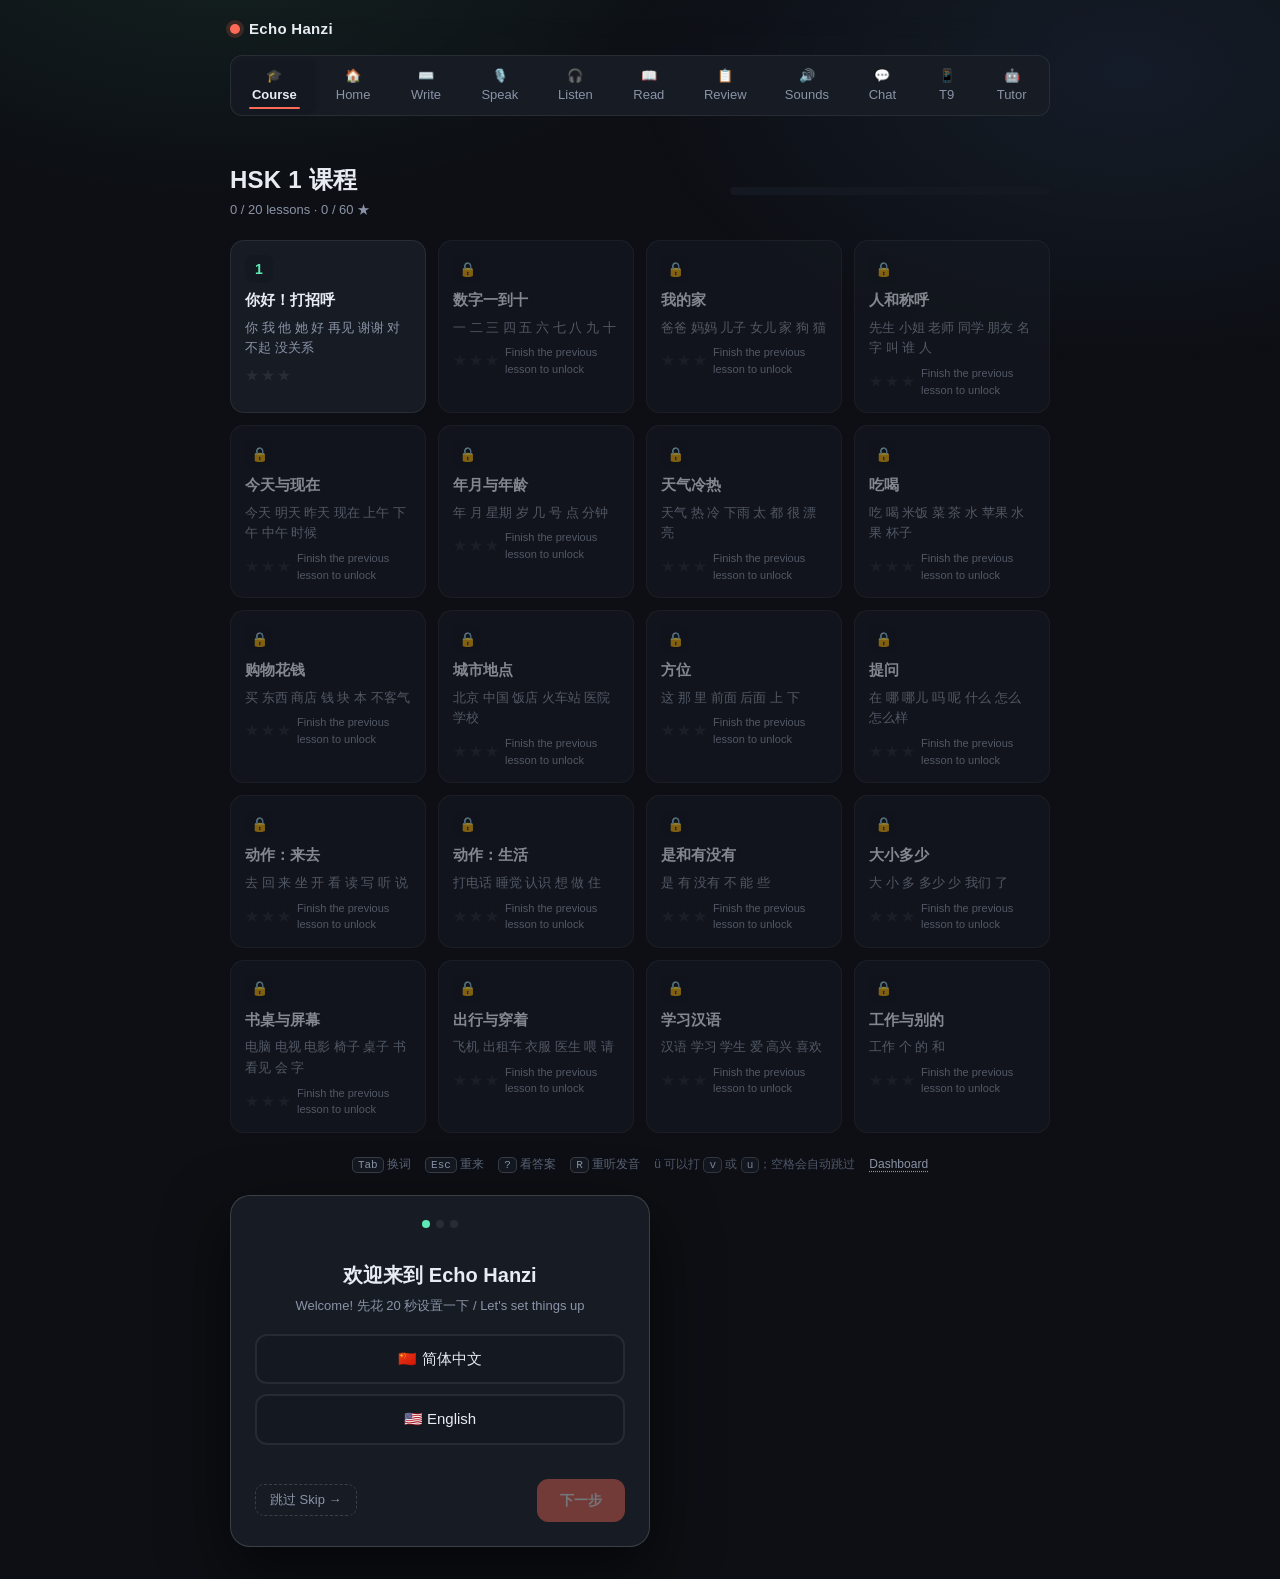
<file: index.html>
<!doctype html>
<html lang="zh-CN" data-theme="dark">
<head>
<meta charset="utf-8" />
<meta name="viewport" content="width=device-width, initial-scale=1, viewport-fit=cover" />
<meta name="description" content="Echo Hanzi — 用打字的方式学中文：拼音输入、声调训练、听音盲打、间隔复习与弱项专项。" />
<meta name="theme-color" content="#0d0f14" />
<meta name="apple-mobile-web-app-capable" content="yes" />
<meta name="apple-mobile-web-app-status-bar-style" content="black-translucent" />
<meta name="apple-mobile-web-app-title" content="EchoHanzi" />
<title>Echo Hanzi · 中文打字学习</title>
<link rel="icon" href="favicon.svg" type="image/svg+xml" />
<link rel="apple-touch-icon" href="icon-192.png" />
<link rel="manifest" href="manifest.json" />
<link rel="stylesheet" href="styles.css" />
</head>
<body>
<div class="app">

  <header class="topbar">
    <div class="brand">
      <span class="brand-dot" aria-hidden="true"></span>
      <span class="brand-name">Echo Hanzi</span>
    </div>

    <!-- 四大核心中心全局导航 -->
    <nav class="hub-nav" id="hub-nav">
      <button class="hub-tab is-active" id="tab-course" type="button" data-hub="course">🎓 课程</button>
      <button class="hub-tab" id="tab-home" type="button" data-hub="home">🏠 总览</button>
      <button class="hub-tab" id="tab-write" type="button" data-hub="write">⌨️ 打字</button>
      <button class="hub-tab" id="tab-speak" type="button" data-hub="speak">🎙️ 跟读</button>
      <button class="hub-tab" id="tab-listen" type="button" data-hub="listen">🎧 听力</button>
      <button class="hub-tab" id="tab-read" type="button" data-hub="read">📖 阅读</button>
      <button class="hub-tab" id="tab-review" type="button" data-hub="review">📋 复习</button>
      <button class="hub-tab" id="tab-pron" type="button" data-hub="pron">🔊 发音</button>
      <button class="hub-tab" id="tab-chat" type="button" data-hub="chat">💬 聊天</button>
      <button class="hub-tab" id="tab-t9" type="button" data-hub="t9">📱 九键</button>
      <button class="hub-tab" id="tab-tutor" type="button" data-hub="tutor">🤖 助教</button>
    </nav>

    <div class="controls">
      <label class="sfield">
        <span class="sfield-label">模式</span>
        <select id="sel-mode">
          <option value="word">词</option>
          <option value="sentence">句</option>
          <option value="story">故事</option>
        </select>
      </label>

      <label class="sfield" id="field-level">
        <span class="sfield-label">词库</span>
        <select id="sel-level">
          <option value="hsk1">HSK 1</option>
          <option value="memes">🔥 热梗</option>
          <option value="hsk2">HSK 2 🔒</option>
          <option value="hsk3">HSK 3 🔒</option>
          <option value="all">全部 🔒</option>
        </select>
      </label>

      <label class="sfield" id="field-story" hidden>
        <span class="sfield-label">选篇</span>
        <select id="sel-story">
          <option value="beijing-trip">第一次去北京</option>
          <option value="my-cat">我的小猫咪咪</option>
          <option value="coffee-shop">在咖啡馆见面</option>
          <option value="weekend-sports">周末的运动时光</option>
          <option value="my-bedroom">我的房间</option>
          <option value="bus-to-work">坐公交上班</option>
          <option value="rainy-day">雨天的周末</option>
          <option value="at-the-market">在菜市场</option>
          <option value="learning-chinese">学中文的日子</option>
          <option value="winter-snow">第一场雪</option>
          <option value="grandmas-dumplings">奶奶的饺子</option>
          <option value="lost-phone">手机不见了</option>
        </select>
      </label>

      <label class="sfield" id="field-count">
        <span class="sfield-label">数量</span>
        <select id="sel-count">
          <option value="10">10</option>
          <option value="20" selected>20</option>
          <option value="50">50</option>
          <option value="0">全部</option>
        </select>
      </label>

      <button class="toggle" id="tg-tones" type="button" aria-pressed="false" title="要求输入声调数字，如 ni3hao3">
        声调
      </button>
      <button class="toggle" id="tg-ime" type="button" aria-pressed="false" title="开启真实中文输入法：弹候选框，按空格/数字选字上屏">
        输入法
      </button>
      <button class="toggle" id="tg-echo" type="button" aria-pressed="false" title="隐藏汉字与拼音，只听音辨义">
        听音
      </button>
      <button class="toggle" id="tg-speech" type="button" aria-pressed="true" title="完成一个词后朗读">
        朗读
      </button>
      <button class="toggle" id="tg-sound" type="button" aria-pressed="true" title="敲击音效">
        音效
      </button>
      <button class="toggle" id="tg-lang" type="button" title="切换界面语言 (Language)">EN</button>
      <button class="toggle" id="btn-import" type="button" title="导入自定义内容">导入</button>
      <button class="toggle" id="btn-pro" type="button" title="Echo Hanzi Pro">👑</button>
      <button class="toggle iconly" id="tg-theme" type="button" title="切换主题">◐</button>
      <button class="toggle iconly" id="btn-settings" type="button" title="设置">⚙️</button>
    </div>
  </header>

  <!-- 🎓 课程地图 (Course) -->
  <section class="screen course-screen" id="screen-course" hidden>
    <div class="course-head">
      <div>
        <h2 class="course-title">HSK 1 课程</h2>
        <span class="course-sub" id="course-progress">0 / 20 课</span>
      </div>
      <div class="course-bar"><div class="course-bar-fill" id="course-bar-fill"></div></div>
    </div>
    <div class="course-grid" id="course-grid"></div>
  </section>

  <!-- 🏠 学习总览 (Home) -->
  <section class="screen home-screen" id="screen-home" hidden>
    <div class="home-hero">
      <div class="home-greet">
        <h2 class="home-title" id="home-title">欢迎回来</h2>
        <p class="home-sub" id="home-sub">今天也来练一会儿中文吧</p>
      </div>
      <div class="home-hero-stats">
        <div class="home-pill">
          <span class="home-pill-v" id="home-streak">0</span>
          <span class="home-pill-k">连续练习天数</span>
        </div>
        <div class="home-pill home-pill-due">
          <span class="home-pill-v" id="home-due">0</span>
          <span class="home-pill-k">今日待复习</span>
        </div>
      </div>
    </div>

    <div class="home-cta-row">
      <button class="primary-btn home-start" id="btn-home-start" type="button">开始打字练习 →</button>
      <button class="ghost-btn" id="btn-home-dash" type="button">数据看板</button>
    </div>

    <div class="home-cards" id="home-cards">
      <button class="home-card" type="button" data-goto="write">
        <span class="home-card-icon">⌨️</span>
        <span class="home-card-name">打字</span>
        <span class="home-card-desc">拼音输入 · 声调 · 听音</span>
      </button>
      <button class="home-card" type="button" data-goto="speak">
        <span class="home-card-icon">🎙️</span>
        <span class="home-card-name">跟读</span>
        <span class="home-card-desc">开口说 · 发音评分</span>
      </button>
      <button class="home-card" type="button" data-goto="listen">
        <span class="home-card-icon">🎧</span>
        <span class="home-card-name">听力</span>
        <span class="home-card-desc">磨耳朵 · 听写校对</span>
      </button>
      <button class="home-card" type="button" data-goto="read">
        <span class="home-card-icon">📖</span>
        <span class="home-card-name">阅读</span>
        <span class="home-card-desc">沉浸故事 · 微词典</span>
      </button>
    </div>

    <div class="home-panels">
      <section class="panel home-panel">
        <div class="panel-head"><h3 class="panel-title">记忆状态</h3><span class="panel-sub">间隔重复排期</span></div>
        <div class="home-srs" id="home-srs"></div>
      </section>
      <section class="panel home-panel">
        <div class="panel-head"><h3 class="panel-title">今日弱项</h3><span class="panel-sub">按错误率排序</span></div>
        <div class="home-weak" id="home-weak"></div>
      </section>
      <section class="panel home-panel home-panel-wide">
        <div class="panel-head">
          <h3 class="panel-title" id="today-title">今日目标</h3>
          <span class="panel-sub">
            <label class="today-goal-label">
              <select id="sel-goal" class="today-goal-select">
                <option value="1">1 轮</option>
                <option value="3" selected>3 轮</option>
                <option value="5">5 轮</option>
              </select>
            </label>
          </span>
        </div>
        <div class="today-box">
          <div class="today-stats">
            <div class="today-stat">
              <span class="today-stat-v" id="today-count">0/3</span>
              <span class="today-stat-k" id="today-k">今日轮数</span>
            </div>
            <div class="today-stat">
              <span class="today-stat-v" id="today-xp">0</span>
              <span class="today-stat-k">XP</span>
            </div>
            <div class="today-stat">
              <span class="today-stat-v" id="today-level">Lv.1</span>
              <span class="today-stat-k" id="today-level-k">等级</span>
            </div>
            <div class="today-stat">
              <span class="today-stat-v" id="today-streak2">0</span>
              <span class="today-stat-k" id="today-streak-k">连续天数</span>
            </div>
          </div>
          <div class="today-bar"><div class="today-bar-fill" id="today-fill"></div></div>
          <div class="heatmap" id="home-heatmap" title="最近 5 周打卡"></div>
        </div>
      </section>

      <section class="panel home-panel home-panel-wide">
        <div class="panel-head"><h3 class="panel-title">生词收藏</h3><span class="panel-sub"><span id="home-fav-sub">点击微词典里的 ☆ 收藏，自动进入复习流</span> · <button class="ghost-btn fav-export" id="btn-fav-export" type="button">导出笔记</button></span></div>
        <div class="home-fav" id="home-fav"></div>
      </section>

      <section class="panel home-panel home-panel-wide">
        <div class="panel-head"><h3 class="panel-title" id="ach-title">成就</h3><span class="panel-sub" id="ach-sub">0 / 12</span></div>
        <div class="ach-grid" id="ach-grid"></div>
      </section>

      <section class="panel home-panel home-panel-wide">
        <div class="panel-head"><h3 class="panel-title">最近练习</h3><span class="panel-sub">最近 5 轮</span></div>
        <div class="home-recent" id="home-recent"></div>
      </section>
    </div>
  </section>

  <!-- 🎙️ 口语跟读中心 (Speak) -->
  <section class="screen speak-screen" id="screen-speak" hidden>
    <div class="speak-header">
      <span class="runline" id="spk-run-pos">1 / 10 句</span>
      <button class="ghost-btn" id="btn-spk-listen" type="button">🔊 示范发音</button>
    </div>

    <div class="card speak-card">
      <div class="speak-hz" id="spk-target-hz">今天天气很好。</div>
      <div class="speak-py" id="spk-target-py">jīntiān tiānqì hěn hǎo</div>
      <div class="speak-en" id="spk-target-en">The weather is very nice today.</div>

      <!-- 用户跟读转录结果实时显示与评分 -->
      <div class="speak-result-box" id="spk-result-box" hidden>
        <div class="speak-trans" id="spk-trans"></div>
        <div class="speak-score" id="spk-score">
          <span class="spk-score-val" id="spk-score-val">100%</span>
          <span class="spk-score-desc" id="spk-score-desc">发音标准！</span>
          <button class="ghost-btn" id="btn-spk-replay" type="button" hidden title="回放你的录音，与示范音对比">▶ 我的录音</button>
        </div>
      </div>
    </div>

    <div class="speak-action-bar">
      <button class="mic-btn" id="btn-mic" type="button" title="点击开始跟读">
        <span class="mic-icon">🎙️</span>
        <span class="mic-label" id="mic-label">点击开口说</span>
      </button>
      <button class="ghost-btn" id="btn-spk-next" type="button">下一句</button>
    </div>
  </section>

  <!-- 🎧 听力磨耳朵中心 (Listen) -->
  <section class="screen listen-screen" id="screen-listen" hidden>
    <div class="speak-header">
      <span class="runline" id="lsn-run-pos">1 / 10 句</span>
      <div class="lsn-speed-ctrl">
        <button class="toggle" id="btn-lsn-slow" type="button">0.7x 慢速</button>
        <button class="toggle" id="btn-lsn-play" type="button">🔊 播放</button>
      </div>
    </div>

    <div class="card listen-card">
      <div class="listen-sound-wave">🎧 仔细听发音...</div>
      <div class="listen-hz-hidden" id="lsn-target-hz">？？？？</div>
      <div class="listen-en" id="lsn-target-en">点击上方播放听原声</div>
      <div class="listen-input-box">
        <input class="listen-input" id="lsn-input" type="text" placeholder="输入你听到的拼音或汉字..." autocomplete="off" />
        <button class="primary-btn" id="btn-lsn-check" type="button">校对</button>
      </div>
      <div class="listen-feedback" id="lsn-feedback" hidden></div>
    </div>
  </section>

  <!-- 📖 交互阅读中心 (Read) -->
  <section class="screen read-screen" id="screen-read" hidden>
    <div class="read-header">
      <h2 class="read-title" id="read-story-title">第一次去北京</h2>
      <button class="ghost-btn" id="btn-read-quiz" type="button" title="读完测一测">📝 小测</button>
      <span class="read-intro" id="read-story-intro">First Trip to Beijing</span>
    </div>

    <div class="card read-card">
      <div class="read-article" id="read-article"></div>
      <div class="read-quiz" id="read-quiz" hidden></div>
    </div>
  </section>

  <!-- 🤖 AI 助教 (Tutor) -->
  <section class="screen tutor-screen" id="screen-tutor" hidden>
    <div class="speak-header">
      <span class="runline" id="tutor-status">AI 助教了解你的学习进度</span>
      <div class="lsn-speed-ctrl">
        <button class="ghost-btn" id="btn-tutor-clear" type="button">清空对话</button>
        <button class="ghost-btn" id="btn-tutor-settings" type="button">⚙️ 设置</button>
      </div>
    </div>

    <div class="card tutor-card">
      <div class="tutor-messages" id="tutor-messages"></div>
      <div class="tutor-chips" id="tutor-chips">
        <button class="tutor-chip" type="button" data-prompt="quiz">考考我的弱项</button>
        <button class="tutor-chip" type="button" data-prompt="due">今天该复习什么</button>
        <button class="tutor-chip" type="button" data-prompt="chat">用中文跟我聊聊</button>
      </div>
      <div class="tutor-input-row">
        <input class="listen-input tutor-input" id="tutor-input" type="text"
          placeholder="用中文或英文问助教..." autocomplete="off" />
        <button class="ghost-btn" id="btn-tutor-mic" type="button" title="语音输入">🎙️</button>
        <button class="primary-btn" id="btn-tutor-send" type="button">发送</button>
      </div>
    </div>
  </section>

  <!-- 📋 复习中心 (Review) -->
  <section class="screen review-screen" id="screen-review" hidden>
    <div class="speak-header">
      <span class="runline" id="review-summary">0 个到期</span>
      <button class="primary-btn" id="btn-review-start" type="button" hidden>开始复习轮 →</button>
    </div>
    <div class="card review-card">
      <div class="review-list" id="review-list"></div>
    </div>
  </section>

  <!-- 🔊 发音听辨 (Pronunciation) -->
  <section class="screen pron-screen" id="screen-pron" hidden>
    <div class="speak-header">
      <div class="pron-cats" id="pron-cats">
        <button class="tutor-chip is-active" type="button" data-cat="tone">四声对比</button>
        <button class="tutor-chip" type="button" data-cat="initial">声母对立</button>
        <button class="tutor-chip" type="button" data-cat="final">韵母对立</button>
      </div>
      <span class="runline" id="pron-score">0 / 0 · 连对 0</span>
    </div>

    <div class="card pron-card">
      <button class="pron-play" id="btn-pron-play" type="button" title="再听一遍 (R)">🔊</button>
      <div class="pron-question" id="pron-question">你听到的是哪个？</div>
      <div class="pron-options" id="pron-options"></div>
      <div class="pron-feedback" id="pron-feedback" hidden></div>
      <button class="ghost-btn" id="btn-pron-next" type="button" hidden>下一题 (Tab)</button>
    </div>
  </section>

  <!-- 💬 聊天打字场 (Chat Arena) -->
  <section class="screen chat-screen" id="screen-chat" hidden>
    <div class="speak-header">
      <span class="runline" id="chat-status">和笔友小柯打字聊天，用你自己的输入法</span>
      <button class="ghost-btn" id="btn-chat-clear" type="button">新对话</button>
    </div>
    <div class="card chat-card">
      <div class="chat-messages" id="chat-messages"></div>
      <div class="tutor-chips" id="chat-chips">
        <button class="tutor-chip" type="button" data-topic="milk-tea">点奶茶</button>
        <button class="tutor-chip" type="button" data-topic="directions">问路</button>
        <button class="tutor-chip" type="button" data-topic="weekend">聊周末</button>
        <button class="tutor-chip" type="button" data-topic="memes">学热梗</button>
      </div>
      <div class="tutor-input-row">
        <input class="listen-input tutor-input" id="chat-input" type="text"
          placeholder="用你的输入法打中文..." autocomplete="off" />
        <button class="primary-btn" id="btn-chat-send" type="button">发送</button>
      </div>
    </div>
  </section>

  <!-- 📱 九键键盘训练 (T9) -->
  <section class="screen t9-screen" id="screen-t9" hidden>
    <div class="speak-header">
      <div class="pron-cats" id="t9-modes">
        <button class="tutor-chip is-active" type="button" data-mode="word">词语</button>
        <button class="tutor-chip" type="button" data-mode="sent">整句</button>
      </div>
      <span class="runline" id="t9-score">0 / 0 · 连对 0</span>
      <div class="lsn-speed-ctrl">
        <button class="toggle" id="btn-t9-hint" type="button">看拼音</button>
      </div>
    </div>
    <div class="card t9-card">
      <div class="t9-target-hz" id="t9-target-hz">咖啡</div>
      <div class="t9-target-en" id="t9-target-en">coffee</div>
      <div class="t9-py-hint" id="t9-py-hint" hidden>kā fēi</div>
      <div class="t9-pressed" id="t9-pressed">_</div>
      <div class="t9-cands" id="t9-cands"></div>
      <div class="t9-progress" id="t9-progress" hidden>0 / 0 键</div>
      <div class="t9-feedback" id="t9-feedback" hidden></div>
      <div class="t9-keys" id="t9-keys"></div>
      <button class="ghost-btn t9-skip" id="btn-t9-next" type="button">换一个词 →</button>
    </div>
  </section>

  <main class="screen" id="screen-typing">

    <div class="meter" aria-hidden="true"><div class="meter-fill" id="progress-fill"></div></div>

    <div class="runline">
      <span id="run-pos">1 / 20</span>
      <span class="dot" aria-hidden="true">·</span>
      <span id="run-level">HSK 1</span>
      <span class="grow"></span>
      <button class="chip chip-btn" id="run-drill" type="button" hidden></button>
      <span class="chip" id="run-due" hidden></span>
      <span id="run-mode"></span>
    </div>

    <section class="card" id="card">
      <span class="card-badge" id="card-badge" hidden></span>
      
      <!-- 语音播放波形小动效 -->
      <div class="voice-wave" id="voice-wave" hidden title="按 R 重播发音">
        <span class="wave-bar"></span>
        <span class="wave-bar"></span>
        <span class="wave-bar"></span>
        <span class="wave-bar"></span>
      </div>

      
      <!-- 故事沉浸式段落全景视图 -->
      <div class="story-view" id="story-view" hidden>
        <div class="story-meta">
          <h2 class="story-title" id="story-title">第一次去北京</h2>
          <span class="story-intro" id="story-intro">First Trip to Beijing</span>
        </div>
        <div class="story-paragraphs" id="story-paragraphs"></div>
      </div>

      <div class="hanzi" id="hanzi" lang="zh-Hans">你好</div>
      <div class="pinyin" id="pinyin" aria-live="off"></div>
      <div class="sentence" id="sentence" lang="zh-Hans" hidden></div>
      <div class="english" id="english">hello</div>
      <button class="ghost-btn" id="btn-reveal" type="button" hidden>显示答案</button>

      <!-- 真实中文输入法悬浮候选框 -->
      <div class="ime-popup" id="ime-popup" hidden>
        <div class="ime-buffer" id="ime-buffer"></div>
        <div class="ime-candidates" id="ime-candidates"></div>
        <div class="ime-pager">
          <span class="ime-page-info" id="ime-page-info">1/1</span>
          <span class="ime-pager-hint">- / = 翻页</span>
        </div>
      </div>

      <!-- 悬浮微词典卡片 -->
      <div class="dict-tooltip" id="dict-tooltip" hidden>
        <div class="dict-top">
          <div class="dict-char-group">
            <span class="dict-char" id="dt-char">喝</span>
            <span class="dict-py" id="dt-py">hē</span>
            <button class="dict-icon-btn" id="dt-btn-fav" type="button" title="收藏生词">☆</button>
            <button class="dict-icon-btn" id="dt-btn-speak" type="button" title="发音">🔊</button>
          </div>
        </div>
        <div class="dict-def" id="dt-def">to drink; beverage</div>
        <div class="dict-radical-box">
          <span class="dict-rad-tag" id="dt-rad">部首 口</span>
          <span class="dict-rad-desc" id="dt-rad-desc">口 (mouth / drinking action)</span>
        </div>
        <div class="dict-colloc-box" id="dt-colloc-box">
          <div class="dict-colloc-title">常用搭配</div>
          <div class="dict-colloc-list" id="dt-collocs"></div>
        </div>
        <input class="listen-input dict-note" id="dt-note" type="text" placeholder="写点笔记..." maxlength="60" />
      </div>
    </section>

    <div class="stats">
      <div class="stat"><span class="stat-v" id="st-cpm">0</span><span class="stat-k">字符/分</span></div>
      <div class="stat"><span class="stat-v" id="st-acc">100%</span><span class="stat-k">正确率</span></div>
      <div class="stat"><span class="stat-v" id="st-streak">0</span><span class="stat-k">连击</span></div>
      <div class="stat"><span class="stat-v" id="st-time">0:00</span><span class="stat-k">用时</span></div>
    </div>

    <p class="flash" id="flash" role="status" aria-live="polite"></p>
  </main>

  <section class="screen result" id="screen-result" hidden>
    <p class="result-eyebrow">本轮完成</p>
    <div class="result-hero">
      <span class="result-num" id="rs-cpm">0</span>
      <span class="result-unit">字符/分</span>
    </div>

    <div class="result-grid">
      <div class="stat"><span class="stat-v" id="rs-acc">0%</span><span class="stat-k">正确率</span></div>
      <div class="stat"><span class="stat-v" id="rs-words">0</span><span class="stat-k">完成词数</span></div>
      <div class="stat"><span class="stat-v" id="rs-streak">0</span><span class="stat-k">最长连击</span></div>
      <div class="stat"><span class="stat-v" id="rs-time">0:00</span><span class="stat-k">用时</span></div>
    </div>

    <p class="result-note" id="rs-due"></p>

    <div class="review" id="review" hidden>
      <h2 class="review-title">需要复习</h2>
      <ul class="review-list" id="review-list"></ul>
    </div>

    <div class="result-actions">
      <button class="primary-btn" id="btn-again" type="button">再练一轮</button>
      <button class="ghost-btn" id="btn-newset" type="button">换一批词</button>
      <button class="ghost-btn" id="btn-share-card" type="button">分享海报</button>
      <button class="ghost-btn" id="btn-dash-from-result" type="button">看数据</button>
    </div>
  </section>

  <section class="screen dash" id="screen-stats" hidden>
    <div class="dash-head">
      <h2 class="dash-title">数据看板</h2>
      <button class="ghost-btn" id="btn-dash-back" type="button">返回练习</button>
    </div>

    <p class="panel-empty dash-empty" id="dash-empty" hidden>还没有练习记录，先跑一轮吧。</p>

    <div class="dash-summary" id="dash-summary"></div>

    <section class="panel">
      <div class="panel-head">
        <h3 class="panel-title">建议专项</h3>
        <span class="panel-sub">按错误率挑出最该补的一项</span>
      </div>
      <div class="drills" id="dash-drills"></div>
    </section>

    <section class="panel">
      <div class="panel-head">
        <h3 class="panel-title">速度趋势</h3>
        <span class="panel-sub" id="dash-trend-sub"></span>
      </div>
      <div class="trend" id="dash-trend"></div>
    </section>

    <section class="panel">
      <div class="panel-head">
        <h3 class="panel-title">易错声母 / 韵母</h3>
        <span class="panel-sub">按错误率排序 · 样本 ≥3</span>
      </div>
      <div class="bars" id="dash-errors"></div>
    </section>

    <section class="panel">
      <div class="panel-head">
        <h3 class="panel-title">声调错误率</h3>
        <span class="panel-sub">需开声调模式积累</span>
      </div>
      <div class="tone-row" id="dash-tones"></div>
    </section>

    <section class="panel">
      <div class="panel-head">
        <h3 class="panel-title">掌握分布</h3>
        <span class="panel-sub" id="dash-mastery-sub"></span>
      </div>
      <div class="mastery" id="dash-mastery"></div>
    </section>

    <div class="dash-foot">
      <button class="ghost-btn danger" id="btn-dash-reset" type="button">清空统计数据</button>
    </div>
  </section>

  <footer class="hints">
    <span><kbd>Tab</kbd> 换词</span>
    <span><kbd>Esc</kbd> 重来</span>
    <span><kbd>?</kbd> 看答案</span>
    <span><kbd>R</kbd> 重听发音</span>
    <span class="tip">ü 可以打 <kbd>v</kbd> 或 <kbd>u</kbd>；空格会自动跳过</span>
    <span class="tip" id="hint-punct" hidden>句中标点用 <kbd>,</kbd> <kbd>.</kbd> <kbd>!</kbd> <kbd>?</kbd> 键</span>
    <button class="link-btn" id="btn-stats" type="button">数据看板</button>
  </footer>

  <!-- 成绩战绩海报预览浮层 -->
<div class="modal-backdrop" id="share-modal" hidden>
  <div class="share-dialog">
    <div class="stroke-header">
      <div class="stroke-title-wrap">
        <h3 class="share-title" id="share-title">战绩海报</h3>
        <span class="stroke-info">1200 × 675 HD</span>
      </div>
      <button class="ghost-btn iconly stroke-close" id="btn-share-close" type="button" title="关闭 (Esc)">✕</button>
    </div>

    <div class="share-preview-box">
      <img id="share-preview-img" alt="Result Poster" class="share-img" />
    </div>

    <div class="share-actions">
      <button class="primary-btn" id="btn-copy-poster" type="button">复制图片</button>
      <button class="ghost-btn" id="btn-download-poster" type="button">下载 PNG</button>
    </div>
  </div>
</div>

<!-- 自定义内容导入浮层 -->
<div class="modal-backdrop" id="import-modal" hidden>
  <div class="share-dialog">
    <div class="stroke-header">
      <div class="stroke-title-wrap">
        <h3 class="share-title" id="import-title">导入自定义内容</h3>
      </div>
      <button class="ghost-btn iconly stroke-close" id="btn-import-close" type="button" title="关闭 (Esc)">✕</button>
    </div>
    <input class="listen-input" id="import-name" type="text" placeholder="给这套内容起个名字，如：我的课文" maxlength="30" />
    <textarea class="import-textarea" id="import-text" rows="7" placeholder="粘贴任意中文文本：课文、新闻、歌词...&#10;系统会自动切句、标音节，生成打字 / 跟读 / 听写练习"></textarea>
    <div class="import-actions">
      <button class="ghost-btn" id="btn-import-delete" type="button" hidden>删除已有</button>
      <button class="primary-btn" id="btn-import-save" type="button">保存并使用</button>
    </div>
    <div class="import-list" id="import-list"></div>
  </div>
</div>

<div class="modal-backdrop" id="tutor-modal" hidden>
  <div class="share-dialog">
    <div class="stroke-header">
      <div class="stroke-title-wrap">
        <h3 class="share-title">AI 助教设置</h3>
      </div>
      <button class="ghost-btn iconly stroke-close" id="btn-tutor-close" type="button" title="关闭 (Esc)">✕</button>
    </div>
    <p class="tutor-note">自带 API Key（BYOK），仅保存在本机浏览器，不会上传。支持任意 OpenAI 兼容接口。</p>
    <label class="tutor-field">
      <span>API 地址 (Base URL)</span>
      <input class="listen-input" id="tutor-baseurl" type="text" placeholder="https://api.openai.com/v1" />
    </label>
    <label class="tutor-field">
      <span>API Key</span>
      <input class="listen-input" id="tutor-key" type="password" placeholder="sk-..." />
    </label>
    <label class="tutor-field">
      <span>模型</span>
      <input class="listen-input" id="tutor-model" type="text" placeholder="gpt-4o-mini" />
    </label>
    <div class="import-actions">
      <button class="primary-btn" id="btn-tutor-save" type="button">保存</button>
    </div>
  </div>
</div>

<div class="modal-backdrop" id="pro-modal" hidden>
  <div class="share-dialog">
    <div class="stroke-header">
      <div class="stroke-title-wrap">
        <h3 class="share-title" id="pro-title">Echo Hanzi Pro</h3>
      </div>
      <button class="ghost-btn iconly stroke-close" id="btn-pro-close" type="button" title="关闭 (Esc)">✕</button>
    </div>
    <div class="pro-status" id="pro-status"></div>
    <div class="pro-compare" id="pro-compare">
      <div class="pro-row"><span>打字词库</span><span class="pro-free">HSK 1</span><span class="pro-pro">HSK 全部</span></div>
      <div class="pro-row"><span>发音听辨</span><span class="pro-free">10 题/天</span><span class="pro-pro">无限</span></div>
      <div class="pro-row"><span>AI 助教</span><span class="pro-free">5 条/天</span><span class="pro-pro">无限</span></div>
      <div class="pro-row"><span>自定义导入</span><span class="pro-free">1 套</span><span class="pro-pro">无限</span></div>
      <div class="pro-row"><span>笔记导出</span><span class="pro-free">—</span><span class="pro-pro">✓</span></div>
    </div>
    <p class="pro-note">一次购买，永久使用 · 无订阅 · 无账号 · 数据全在本机</p>
    <div class="import-actions pro-actions">
      <a class="primary-btn pro-buy" id="pro-buy-link" href="#" target="_blank" rel="noopener">购买 Pro</a>
    </div>
    <div class="pro-activate" id="pro-activate">
      <input class="listen-input" id="pro-key-input" type="text" placeholder="粘贴 License Key（EH1....）" />
      <button class="ghost-btn" id="btn-pro-activate" type="button">激活</button>
      <button class="ghost-btn" id="btn-pro-deactivate" type="button" hidden>取消激活</button>
    </div>
  </div>
</div>

<div class="modal-backdrop" id="onboard-modal" hidden>
  <div class="share-dialog onboard-dialog">
    <div class="onboard-dots"><span class="onboard-dot is-on" id="ob-dot1"></span><span class="onboard-dot" id="ob-dot2"></span><span class="onboard-dot" id="ob-dot3"></span></div>

    <div class="onboard-step" id="ob-step1">
      <h3 class="onboard-title">欢迎来到 Echo Hanzi</h3>
      <p class="onboard-sub">Welcome! 先花 20 秒设置一下 / Let's set things up</p>
      <div class="onboard-options">
        <button class="onboard-opt" type="button" data-lang="zh-CN">🇨🇳 简体中文</button>
        <button class="onboard-opt" type="button" data-lang="en">🇺🇸 English</button>
      </div>
    </div>

    <div class="onboard-step" id="ob-step2" hidden>
      <h3 class="onboard-title">你的中文水平？</h3>
      <p class="onboard-sub">What's your level? / 你学过中文吗？</p>
      <div class="onboard-options">
        <button class="onboard-opt" type="button" data-level="zero"><b>零基础</b><br><small>Brand new to Chinese — start from Lesson 1</small></button>
        <button class="onboard-opt" type="button" data-level="some"><b>学过一点</b><br><small>I know some — unlock all lessons</small></button>
      </div>
    </div>

    <div class="onboard-step" id="ob-step3" hidden>
      <h3 class="onboard-title">每天练多少？</h3>
      <p class="onboard-sub">Set a daily goal / 每日目标</p>
      <div class="onboard-options">
        <button class="onboard-opt" type="button" data-goal="1">轻度<br><small>1 轮 / day</small></button>
        <button class="onboard-opt" type="button" data-goal="3"><b>标准</b><br><small>3 轮 / day</small></button>
        <button class="onboard-opt" type="button" data-goal="5">强度<br><small>5 轮 / day</small></button>
      </div>
    </div>

    <div class="onboard-actions">
      <button class="ghost-btn" id="btn-ob-skip" type="button">跳过 Skip →</button>
      <button class="primary-btn" id="btn-ob-next" type="button" disabled>下一步</button>
      <button class="primary-btn" id="btn-ob-start" type="button" hidden>开始第 1 课 →</button>
    </div>
  </div>
</div>

<div class="modal-backdrop" id="settings-modal" hidden>
  <div class="share-dialog">
    <div class="stroke-header">
      <div class="stroke-title-wrap">
        <h3 class="share-title">设置 Settings</h3>
      </div>
      <button class="ghost-btn iconly stroke-close" id="btn-settings-close" type="button" title="关闭 (Esc)">✕</button>
    </div>
    <div class="settings-group">
      <div class="settings-label">界面语言 Language</div>
      <div class="settings-row">
        <button class="ghost-btn" id="btn-set-lang" type="button">中 / EN</button>
        <button class="ghost-btn" id="btn-set-theme" type="button">◐ 主题 Theme</button>
      </div>
    </div>
    <div class="settings-group">
      <div class="settings-label">键盘快捷键 Shortcuts</div>
      <div class="shortcut-table">
        <div><kbd>Tab</kbd> 下一题 / 重来</div>
        <div><kbd>Esc</kbd> 重开本轮</div>
        <div><kbd>?</kbd> 显示答案</div>
        <div><kbd>R</kbd> 重听发音</div>
        <div><kbd>D</kbd> 关闭看板</div>
      </div>
    </div>
    <div class="settings-group">
      <div class="settings-label">数据 Data（全部保存在本机）</div>
      <div class="settings-row">
        <button class="ghost-btn" id="btn-set-export" type="button">导出全部数据</button>
        <button class="ghost-btn" id="btn-set-clear" type="button">清空全部数据</button>
      </div>
    </div>
    <div class="settings-group">
      <div class="settings-label">Pro</div>
      <div class="settings-row">
        <button class="ghost-btn" id="btn-set-pro" type="button">👑 管理 Pro 授权</button>
      </div>
    </div>
  </div>
</div>

<div class="focus-hint" id="focus-hint" hidden>点一下页面开始输入</div>
</div>

<input id="catcher" class="catcher" type="text" inputmode="latin" lang="en"
       autocomplete="off" autocorrect="off" autocapitalize="off" spellcheck="false"
       aria-label="拼音输入区" />

<script src="pinyin.js"></script>
<script src="data.js"></script>
<script src="audio.js"></script>
<script src="speech-rec.js"></script>
<script src="share.js"></script>
<script src="i18n.js"></script>
<script src="dict.js"></script>
<script src="collection.js"></script>
<script src="license.js"></script>
<script src="course.js"></script>
<script src="achievements.js"></script>
<script src="t9.js"></script>
<script src="tutor.js"></script>
<script src="pron.js"></script>
<script src="stories.js"></script>
<script src="ime.js"></script>
<script src="custom.js"></script>
<script src="srs.js"></script>
<script src="stats.js"></script>
<script src="app.js"></script>
</body>
</html>
</file>
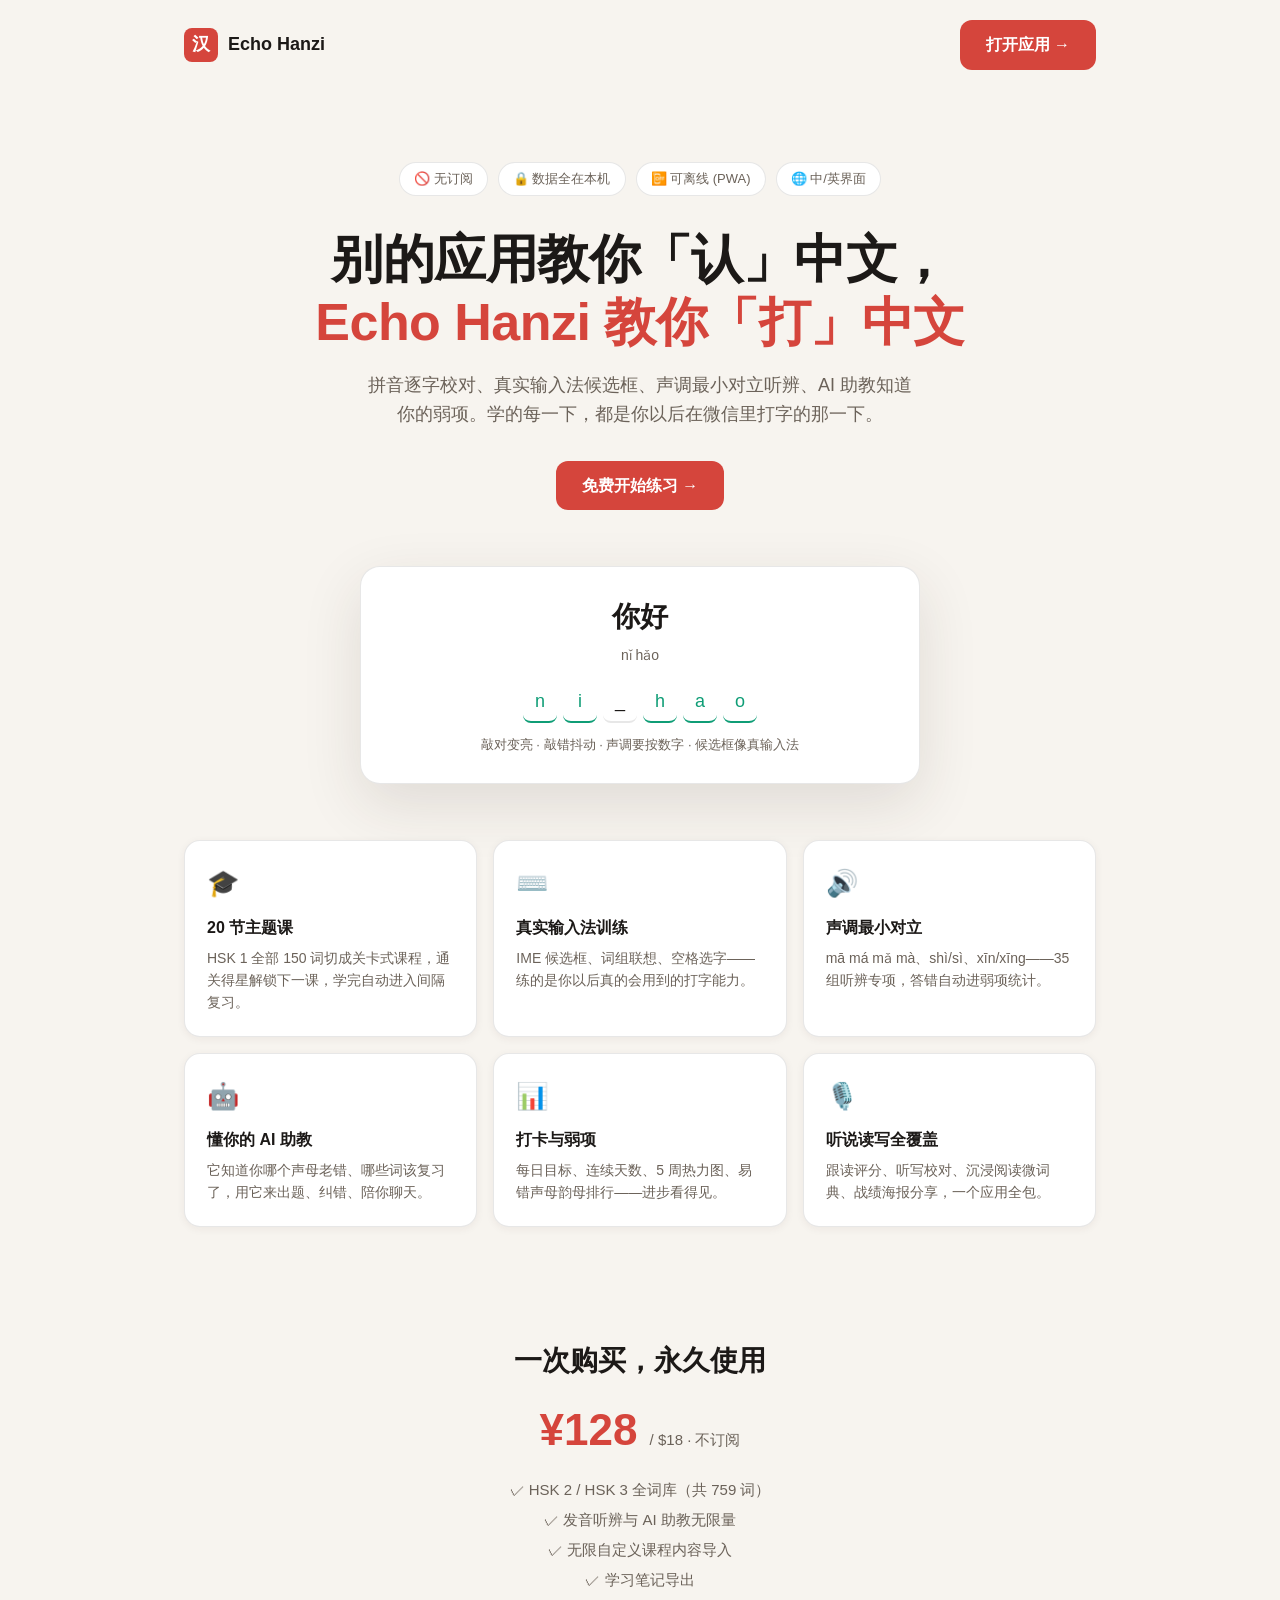
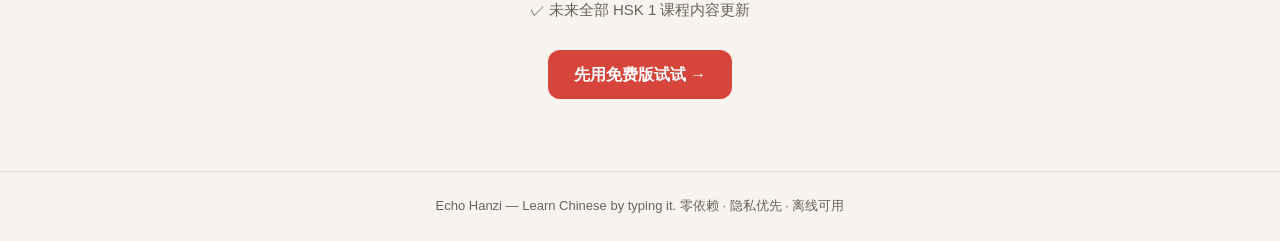
<file: landing.html>
<!doctype html>
<html lang="zh-CN">
<head>
<meta charset="utf-8" />
<meta name="viewport" content="width=device-width, initial-scale=1, viewport-fit=cover" />
<meta name="description" content="Echo Hanzi — 用打字学中文：拼音输入、声调听辨、间隔复习与 AI 助教。数据全在本机，一次购买永久使用。" />
<title>Echo Hanzi — 用打字学中文</title>
<link rel="icon" href="favicon.svg" type="image/svg+xml" />
<style>
  :root {
    --bg: #f7f4ef; --panel: #fff; --text: #1c1917; --muted: #6b6259;
    --brand: #d5453c; --brand-strong: #b7372f; --accent: #0f9d76;
    --border: rgba(28,25,23,.1); --radius: 16px;
  }
  * { box-sizing: border-box; margin: 0; }
  body {
    background: var(--bg); color: var(--text);
    font-family: -apple-system, BlinkMacSystemFont, "Segoe UI", "PingFang SC", "Microsoft YaHei", sans-serif;
    line-height: 1.6; -webkit-font-smoothing: antialiased;
  }
  .wrap { max-width: 960px; margin: 0 auto; padding: 0 24px; }
  nav { display: flex; align-items: center; justify-content: space-between; padding: 20px 0; }
  .logo { display: flex; align-items: center; gap: 10px; font-weight: 700; font-size: 18px; }
  .seal {
    width: 34px; height: 34px; border-radius: 8px; background: var(--brand); color: #fff;
    display: flex; align-items: center; justify-content: center; font-size: 18px; font-weight: 700;
  }
  .btn {
    display: inline-block; text-decoration: none; font-weight: 600;
    background: var(--brand); color: #fff; border-radius: 12px; padding: 12px 26px;
    transition: transform .15s ease, filter .15s ease;
  }
  .btn:hover { filter: brightness(1.08); transform: translateY(-1px); }
  .btn.ghost { background: transparent; color: var(--text); border: 1px solid var(--border); }
  .hero { text-align: center; padding: 72px 0 56px; }
  .hero h1 { font-size: clamp(32px, 6vw, 52px); line-height: 1.2; letter-spacing: -0.01em; }
  .hero h1 em { font-style: normal; color: var(--brand); }
  .hero p { font-size: 18px; color: var(--muted); max-width: 560px; margin: 18px auto 32px; }
  .badges { display: flex; gap: 10px; justify-content: center; flex-wrap: wrap; margin-bottom: 32px; }
  .badge {
    font-size: 13px; color: var(--muted); background: var(--panel);
    border: 1px solid var(--border); border-radius: 999px; padding: 6px 14px;
  }
  .demo {
    background: var(--panel); border: 1px solid var(--border); border-radius: 20px;
    box-shadow: 0 20px 60px rgba(60,40,30,.12); padding: 28px; max-width: 560px; margin: 0 auto;
    text-align: left; font-size: 15px;
  }
  .demo .target { font-size: 28px; font-weight: 700; text-align: center; margin-bottom: 4px; }
  .demo .py { text-align: center; color: var(--muted); font-size: 14px; margin-bottom: 16px; }
  .cells { display: flex; justify-content: center; gap: 6px; margin-bottom: 12px; flex-wrap: wrap; }
  .cell {
    width: 34px; height: 40px; border-radius: 8px; border-bottom: 2px solid var(--border);
    display: flex; align-items: center; justify-content: center; font-size: 18px;
  }
  .cell.ok { color: var(--accent); border-color: var(--accent); }
  .grid { display: grid; grid-template-columns: repeat(3, 1fr); gap: 16px; padding: 56px 0; }
  @media (max-width: 720px) { .grid { grid-template-columns: 1fr; } }
  .feat {
    background: var(--panel); border: 1px solid var(--border); border-radius: var(--radius);
    padding: 22px; box-shadow: 0 2px 8px rgba(60,40,30,.06);
  }
  .feat .ico { font-size: 26px; margin-bottom: 10px; }
  .feat h3 { font-size: 16px; margin-bottom: 6px; }
  .feat p { font-size: 14px; color: var(--muted); }
  .pricing { text-align: center; padding: 56px 0 72px; }
  .pricing h2 { font-size: 28px; margin-bottom: 10px; }
  .price { font-size: 44px; font-weight: 800; color: var(--brand); margin: 12px 0; }
  .price small { font-size: 15px; color: var(--muted); font-weight: 500; }
  .pricing ul { list-style: none; padding: 0; margin: 0 0 28px; color: var(--muted); font-size: 15px; }
  .pricing li { margin: 6px 0; }
  footer { border-top: 1px solid var(--border); padding: 24px 0; text-align: center; font-size: 13px; color: var(--muted); }
</style>
</head>
<body>
<div class="wrap">
  <nav>
    <div class="logo"><span class="seal">汉</span> Echo Hanzi</div>
    <a class="btn" href="index.html">打开应用 →</a>
  </nav>

  <section class="hero">
    <div class="badges">
      <span class="badge">🚫 无订阅</span>
      <span class="badge">🔒 数据全在本机</span>
      <span class="badge">📴 可离线 (PWA)</span>
      <span class="badge">🌐 中/英界面</span>
    </div>
    <h1>别的应用教你「认」中文，<br><em>Echo Hanzi 教你「打」中文</em></h1>
    <p>拼音逐字校对、真实输入法候选框、声调最小对立听辨、AI 助教知道你的弱项。学的每一下，都是你以后在微信里打字的那一下。</p>
    <a class="btn" href="index.html">免费开始练习 →</a>
  </section>

  <div class="demo" aria-hidden="true">
    <div class="target">你好</div>
    <div class="py">nǐ hǎo</div>
    <div class="cells">
      <span class="cell ok">n</span><span class="cell ok">i</span>
      <span class="cell">_</span>
      <span class="cell ok">h</span><span class="cell ok">a</span><span class="cell ok">o</span>
    </div>
    <p style="text-align:center;color:var(--muted);font-size:13px">敲对变亮 · 敲错抖动 · 声调要按数字 · 候选框像真输入法</p>
  </div>

  <section class="grid">
    <div class="feat"><div class="ico">🎓</div><h3>20 节主题课</h3><p>HSK 1 全部 150 词切成关卡式课程，通关得星解锁下一课，学完自动进入间隔复习。</p></div>
    <div class="feat"><div class="ico">⌨️</div><h3>真实输入法训练</h3><p>IME 候选框、词组联想、空格选字——练的是你以后真的会用到的打字能力。</p></div>
    <div class="feat"><div class="ico">🔊</div><h3>声调最小对立</h3><p>mā má mǎ mà、shì/sì、xīn/xīng——35 组听辨专项，答错自动进弱项统计。</p></div>
    <div class="feat"><div class="ico">🤖</div><h3>懂你的 AI 助教</h3><p>它知道你哪个声母老错、哪些词该复习了，用它来出题、纠错、陪你聊天。</p></div>
    <div class="feat"><div class="ico">📊</div><h3>打卡与弱项</h3><p>每日目标、连续天数、5 周热力图、易错声母韵母排行——进步看得见。</p></div>
    <div class="feat"><div class="ico">🎙️</div><h3>听说读写全覆盖</h3><p>跟读评分、听写校对、沉浸阅读微词典、战绩海报分享，一个应用全包。</p></div>
  </section>

  <section class="pricing">
    <h2>一次购买，永久使用</h2>
    <div class="price">¥128 <small>/ $18 · 不订阅</small></div>
    <ul>
      <li>✓ HSK 2 / HSK 3 全词库（共 759 词）</li>
      <li>✓ 发音听辨与 AI 助教无限量</li>
      <li>✓ 无限自定义课程内容导入</li>
      <li>✓ 学习笔记导出</li>
      <li>✓ 未来全部 HSK 1 课程内容更新</li>
    </ul>
    <a class="btn" href="index.html">先用免费版试试 →</a>
  </section>
</div>

<footer>Echo Hanzi — Learn Chinese by typing it. 零依赖 · 隐私优先 · 离线可用</footer>
</body>
</html>
</file>
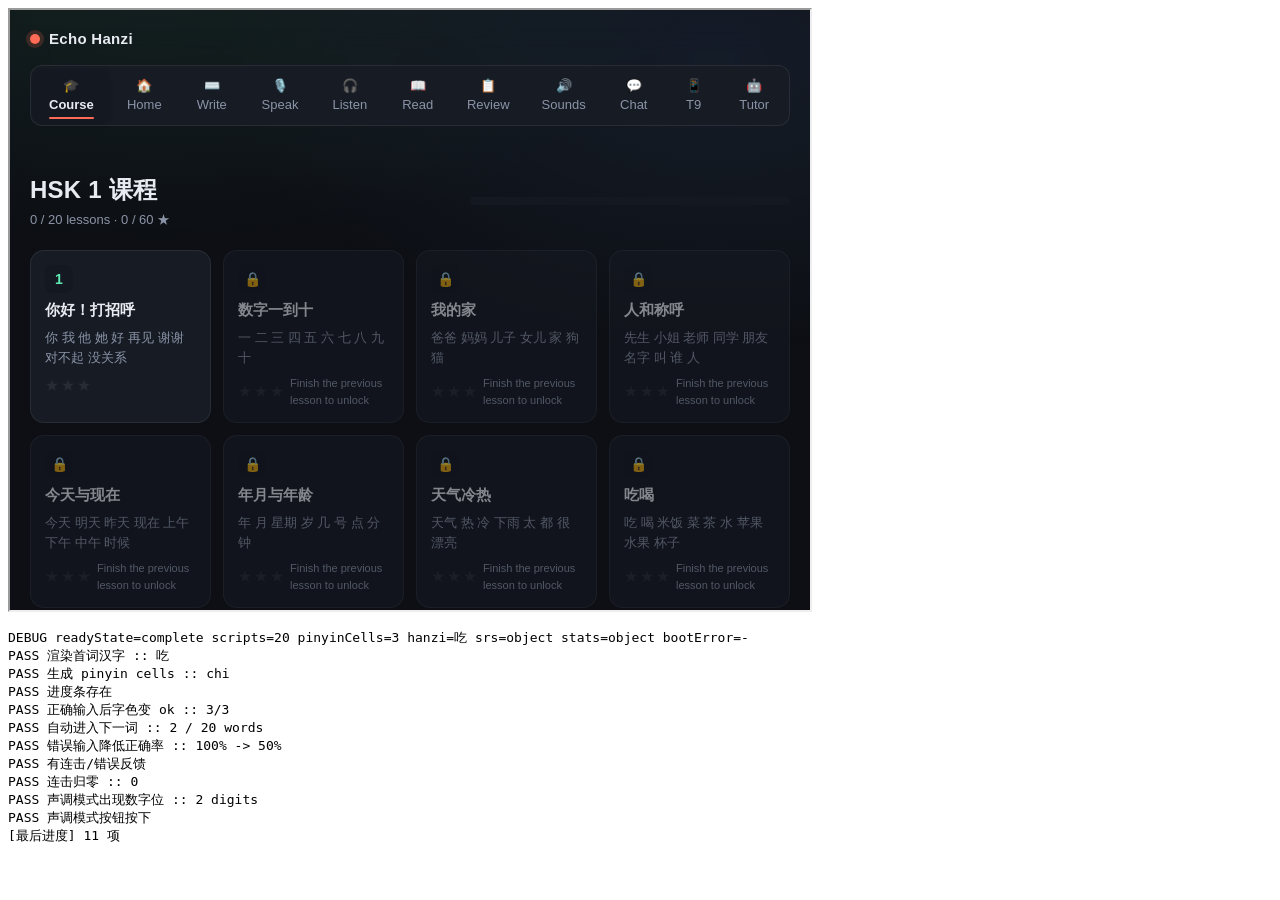
<file: tests/smoke.html>
<!doctype html>
<html><head><meta charset="utf-8"><title>running</title></head>
<body>
<script>
  // 每次测试从干净的本地状态开始（设置 / SRS 记录都可能影响断言）
  try { localStorage.clear(); } catch (e) {}
</script>
<iframe id="f" style="width:800px;height:600px"></iframe>
<script>
  document.getElementById('f').src = '../index.html?t=' + Date.now();

const log = [];
const ok = (name, cond, extra) => {
  log.push((cond ? 'PASS ' : 'FAIL ') + name + (extra ? ' :: ' + extra : ''));
  dumpLog();   // 实时刷新，卡住时也能看到进度
};
const sleep = ms => new Promise(r => setTimeout(r, ms));

function typeChars(win, str) {
  const doc = win.document;
  const catcher = doc.getElementById('catcher');
  for (const ch of str) {
    catcher.value = ch;
    catcher.dispatchEvent(new win.Event('input', { bubbles: true }));
  }
}
/** 等 iframe 里的应用真正就绪：先等 load 事件，再等首题渲染出来 */
function waitLoad(frame) {
  return new Promise(resolve => {
    const d = frame.contentDocument;
    if (d && d.readyState === 'complete' && d.getElementById('catcher')) return resolve();
    frame.addEventListener('load', () => resolve(), { once: true });
  });
}

async function waitReady(frame, url) {
  if (url && !frame.getAttribute('src')) frame.src = url;   // 首次导航由这里发起
  for (let attempt = 0; attempt < 4; attempt++) {
    await waitLoad(frame);
    let d = frame.contentDocument;
    // 应用启动完成会打上 data-app-ready="1" 且所有模块都挂载到全局
    for (let i = 0; i < 120 && d; i++) {
      const w = frame.contentWindow;
      if (d.documentElement.getAttribute('data-app-ready') === '1' &&
          d.querySelector('#pinyin .ch') &&
          w && w.Srs && w.Stats && w.Ime && w.Stories && w.Dict && w.I18n && w.Share && w.SpeechRec && w.Custom && w.Course) {
        return d;
      }
      await sleep(20);
      d = frame.contentDocument;
    }
    if (!url) return d;
    frame.src = url + (url.indexOf('?') === -1 ? '?' : '&') + 'retry=' + attempt + '-' + Date.now();
    await sleep(60);
  }
  return frame.contentDocument;
}

function pinyinText(win) {
  return [...win.document.querySelectorAll('#pinyin .ch')].map(s => s.textContent).join('');
}
function curIndex(win) {
  const cells = [...win.document.querySelectorAll('#pinyin .ch')];
  return cells.findIndex(c => c.classList.contains('is-cur'));
}

function dumpLog() {
  let pre = document.getElementById('log');
  if (!pre) {
    pre = document.createElement('pre');
    pre.id = 'log';
    document.body.appendChild(pre);
  }
  pre.textContent = log.join('\n') + '\n[最后进度] ' + (log.length) + ' 项';
}

window.onerror = (msg, src, line, col) => {
  log.push('FAIL 脚本异常 :: ' + msg + ' @' + line + ':' + col);
  dumpLog();
  document.title = 'error';
};

window.onload = async () => {
  try {
  const f = document.getElementById('f');
  const doc0 = await waitReady(f, '../index.html?t=' + Date.now());
  await sleep(100);
  const win = f.contentWindow, doc = doc0;
  win.addEventListener('error', ev => {
    log.push('FAIL 应用异常 :: ' + (ev.message || ev.error) + ' @' + (ev.lineno || '?'));
  });

  log.push('DEBUG readyState=' + doc.readyState +
           ' scripts=' + doc.querySelectorAll('script').length +
           ' pinyinCells=' + doc.querySelectorAll('#pinyin .ch').length +
           ' hanzi=' + doc.getElementById('hanzi').textContent +
           ' srs=' + (typeof win.Srs) + ' stats=' + (typeof win.Stats) +
           ' bootError=' + (doc.documentElement.getAttribute('data-boot-error') || '-'));
  ok('渲染首词汉字', doc.getElementById('hanzi').textContent.trim().length > 0, doc.getElementById('hanzi').textContent);
  ok('生成 pinyin cells', doc.querySelectorAll('#pinyin .ch').length > 0, pinyinText(win));
  ok('进度条存在', doc.querySelectorAll('#progress-fill').length === 1);

  // 取当前词的拼音字母（无调）来模拟正确输入
  const cells = win.Pinyin.buildCells(doc.getElementById('english').dataset.x || '', false);
  const wordCells = [...doc.querySelectorAll('#pinyin .ch')].map(c => c.textContent).join('');
  typeChars(win, wordCells);
  await sleep(60);
  ok('正确输入后字色变 ok', doc.querySelectorAll('#pinyin .ch.is-ok').length === wordCells.length,
     doc.querySelectorAll('#pinyin .ch.is-ok').length + '/' + wordCells.length);

  await sleep(400);
  ok('自动进入下一词', doc.getElementById('run-pos').textContent.startsWith('2 /'), doc.getElementById('run-pos').textContent);

  // 错误输入
  const before = doc.getElementById('st-acc').textContent;
  typeChars(win, 'zzz');
  await sleep(60);
  ok('错误输入降低正确率', doc.getElementById('st-acc').textContent !== before,
     before + ' -> ' + doc.getElementById('st-acc').textContent);
  ok('有连击/错误反馈', doc.querySelectorAll('#pinyin .is-err').length >= 0);
  ok('连击归零', doc.getElementById('st-streak').textContent === '0', doc.getElementById('st-streak').textContent);

  // 开声调模式
  doc.getElementById('tg-tones').click();
  await sleep(200);
  ok('声调模式出现数字位', doc.querySelectorAll('#pinyin .is-tone').length > 0,
     doc.querySelectorAll('#pinyin .is-tone').length + ' digits');
  ok('声调模式按钮按下', doc.getElementById('tg-tones').getAttribute('aria-pressed') === 'true');

  // 声调模式：按 numbered 输入应完成一个词
  const toneCells = [...doc.querySelectorAll('#pinyin .ch')].map(c => c.textContent).join('');
  const posBefore = doc.getElementById('run-pos').textContent;
  typeChars(win, toneCells);
  await sleep(450);
  ok('声调模式可完成单词', doc.getElementById('run-pos').textContent !== posBefore,
     posBefore + ' -> ' + doc.getElementById('run-pos').textContent);

  // 听音模式
  doc.getElementById('tg-echo').click();
  await sleep(200);
  ok('听音模式模糊卡片', doc.getElementById('card').classList.contains('masked'));
  ok('听音模式显示答案按钮', !doc.getElementById('btn-reveal').hidden);
  doc.getElementById('btn-reveal').click();
  await sleep(100);
  ok('点显示答案后揭示', !doc.getElementById('card').classList.contains('masked'));

  // 主题切换
  doc.getElementById('tg-theme').click();
  await sleep(50);
  ok('主题切换为 light', doc.documentElement.getAttribute('data-theme') === 'light',
     doc.documentElement.getAttribute('data-theme'));
  doc.getElementById('tg-theme').click();

  // 数量改为 10 并快速跑完全部，验证结果页
  doc.getElementById('tg-echo').click();  // 关掉听音，加速
  doc.getElementById('tg-tones').click(); // 关掉声调
  const sel = doc.getElementById('sel-count');
  sel.value = '10';
  sel.dispatchEvent(new win.Event('change', { bubbles: true }));
  await sleep(200);
  ok('数量切换后重置到 1 / 10', doc.getElementById('run-pos').textContent.startsWith('1 / 10'), doc.getElementById('run-pos').textContent);

  for (let i = 0; i < 12; i++) {
    const txt = [...doc.querySelectorAll('#pinyin .ch')].map(c => c.textContent).join('');
    if (!txt) break;
    typeChars(win, txt);
    await sleep(320);
    if (!doc.getElementById('screen-result').hidden) break;
  }
  ok('跑完出现结果页', !doc.getElementById('screen-result').hidden);
  ok('结果页 CPM 有值', parseInt(doc.getElementById('rs-cpm').textContent, 10) > 0, doc.getElementById('rs-cpm').textContent);
  ok('结果页正确率 100%', doc.getElementById('rs-acc').textContent === '100%', doc.getElementById('rs-acc').textContent);
  ok('结果页词数 10', doc.getElementById('rs-words').textContent === '10', doc.getElementById('rs-words').textContent);

  // 再练一轮
  doc.getElementById('btn-again').click();
  await sleep(200);
  ok('再来一轮回到输入页', doc.getElementById('screen-result').hidden && doc.getElementById('run-pos').textContent.startsWith('1 / 10'));

  // ---------- 句模式 ----------
  const modeSel = doc.getElementById('sel-mode');
  modeSel.value = 'sentence';
  modeSel.dispatchEvent(new win.Event('change', { bubbles: true }));
  await sleep(250);

  const units = () => [...doc.querySelectorAll('#sentence .unit')];
  const unitCells = u => [...u.querySelectorAll('.u-py .ch')].map(c => c.textContent).join('');
  const unitHz = u => u.querySelector('.u-hz').textContent;
  const hzText = units().map(unitHz).join('');
  const matched = win.SENTENCE_LISTS.all.filter(s => s.hanzi === hzText)[0];

  ok('句模式：显示逐字单元', units().length > 0, units().length + ' units -> ' + hzText);
  ok('句模式：与词库句子一致', !!matched, hzText);
  ok('句模式：单元数等于汉字数', units().length === [...hzText].length, units().length + ' vs ' + [...hzText].length);
  ok('句模式：隐藏单词布局', doc.getElementById('hanzi').hidden && doc.getElementById('pinyin').hidden);
  ok('句模式：进度含单位', /\/\s*\d+\s*句/.test(doc.getElementById('run-pos').textContent), doc.getElementById('run-pos').textContent);

  const last = units()[units().length - 1];
  ok('句模式：末位是标点单元', last.classList.contains('is-punct'), last.className);
  ok('句模式：标点提示为键帽', /^[,.!?]$/.test(last.querySelector('.ch.is-punctkey').textContent),
     last.querySelector('.ch.is-punctkey').textContent);

  // 只打第一个字，验证逐字点亮
  typeChars(win, unitCells(units()[0]));
  await sleep(80);
  ok('句模式：打完一字即点亮', units()[0].classList.contains('is-done'));
  ok('句模式：下一字高亮为当前', units()[1].classList.contains('is-cur'), units()[1].className);

  // 打完整句
  const sentencePos = doc.getElementById('run-pos').textContent;
  for (let i = 1; i < units().length; i++) typeChars(win, unitCells(units()[i]));
  await sleep(450);
  ok('句模式：整句完成进入下一句', doc.getElementById('run-pos').textContent !== sentencePos,
     sentencePos + ' -> ' + doc.getElementById('run-pos').textContent);

  // 声调 + 句模式
  doc.getElementById('tg-tones').click();
  await sleep(250);
  ok('句模式+声调：出现声调位', doc.querySelectorAll('#sentence .u-py .ch.is-tone').length > 0,
     doc.querySelectorAll('#sentence .u-py .ch.is-tone').length + ' tone cells');

  // 听音 + 句模式
  doc.getElementById('tg-echo').click();
  await sleep(250);
  ok('句模式+听音：卡片模糊', doc.getElementById('card').classList.contains('masked'));
  ok('句模式+听音：可揭示', !doc.getElementById('btn-reveal').hidden);

  // 回到词模式，确认还原
  doc.getElementById('tg-echo').click();
  doc.getElementById('tg-tones').click();
  await sleep(150);
  modeSel.value = 'word';
  modeSel.dispatchEvent(new win.Event('change', { bubbles: true }));
  await sleep(250);
  ok('切回词模式：恢复大字号汉字', !doc.getElementById('hanzi').hidden && doc.getElementById('sentence').hidden);
  ok('切回词模式：进度单位为词', /词/.test(doc.getElementById('run-pos').textContent), doc.getElementById('run-pos').textContent);

  // ---------- SRS 排程 ----------
  const SRS_KEY = 'echo-hanzi:srs:v1';

  const tdb = {};
  const lapse = win.Srs.schedule(tdb, { hanzi: '测试' }, false, Date.now());
  ok('SRS：答错回到 10 分钟后再来',
     lapse.reps === 0 && lapse.interval === 0 && Math.round((lapse.due - Date.now()) / 60000) === 10,
     'reps=' + lapse.reps + ' dueInMin=' + ((lapse.due - Date.now()) / 60000).toFixed(1));
  const recovered = win.Srs.schedule(tdb, { hanzi: '测试' }, true, Date.now());
  ok('SRS：答对后间隔从 1 天起', recovered.interval === 1, 'interval=' + recovered.interval);

  let stored = null;
  try { stored = JSON.parse(localStorage.getItem(SRS_KEY) || 'null'); } catch (e) { stored = null; }
  const storedKeys = stored ? Object.keys(stored) : [];
  ok('SRS：作答后写入本地记录', storedKeys.length > 0, storedKeys.slice(0, 3).join(',') + ' … 共 ' + storedKeys.length + ' 条');
  ok('SRS：词与句分开记账',
     storedKeys.some(k => k.indexOf('w:') === 0) && storedKeys.some(k => k.indexOf('s:') === 0),
     storedKeys.filter(k => k.indexOf('s:') === 0).length + ' 句 / ' +
     storedKeys.filter(k => k.indexOf('w:') === 0).length + ' 词');

  const cleanRec = stored[storedKeys.filter(k => k.indexOf('w:') === 0)[0]];
  ok('SRS：无错题排到 1 天后', cleanRec && cleanRec.interval === 1 && cleanRec.due > Date.now(),
     cleanRec ? 'interval=' + cleanRec.interval : 'missing');

  // 注入一条“已到期”的记录，看它是否被优先排出
  const target = win.WORD_LISTS.hsk1[0];
  localStorage.setItem(SRS_KEY, JSON.stringify({
    ['w:' + target.hanzi]: { reps: 2, interval: 3, due: Date.now() - 60000, seen: 2, errors: 0, last: Date.now() - 4 * 86400000 }
  }));
  localStorage.setItem('echo-hanzi:v1', JSON.stringify({
    mode: 'word', level: 'hsk1', count: 10, tones: false, echo: false, speech: false, sound: false, theme: 'dark'
  }));

  const f2 = document.createElement('iframe');
  f2.width = 700; f2.height = 560; f2.src = '../index.html?srs=' + Date.now();
  document.body.appendChild(f2);
  const d2ready = await waitReady(f2, '../index.html?srs=' + Date.now());
  await sleep(100);
  const d2 = d2ready || f2.contentDocument;
  ok('SRS：第二实例已加载', !!d2 && !!d2.getElementById('hanzi'), 'doc=' + !!d2);

  ok('SRS：到期题排在本轮第一', d2.getElementById('hanzi').textContent === target.hanzi,
     d2.getElementById('hanzi').textContent + ' / 期望 ' + target.hanzi);
  ok('SRS：卡片角标标记复习', d2.getElementById('card-badge').textContent === '复习',
     d2.getElementById('card-badge').textContent);
  ok('SRS：顶栏显示待复习数', !d2.getElementById('run-due').hidden &&
     /待复习\s*1/.test(d2.getElementById('run-due').textContent),
     d2.getElementById('run-due').textContent);

  // ---------- 数据看板 ----------
  let statsStore = null;
  try { statsStore = JSON.parse(localStorage.getItem('echo-hanzi:stats:v1') || 'null'); } catch (e) { statsStore = null; }
  ok('看板数据：记录了每轮成绩', !!statsStore && statsStore.sessions.length >= 1,
     statsStore ? statsStore.sessions.length + ' 轮' : 'missing');
  ok('看板数据：记录了音节样本', !!statsStore && statsStore.syllables > 0,
     statsStore ? statsStore.syllables + ' 个音节' : 'missing');

  doc.getElementById('btn-stats').click();
  await sleep(150);

  ok('看板：打开后隐藏练习页', !doc.getElementById('screen-stats').hidden && doc.getElementById('screen-typing').hidden);
  ok('看板：概况卡有数据', doc.querySelectorAll('#dash-summary .stat').length === 4,
     doc.querySelectorAll('#dash-summary .stat').length + ' cards');
  ok('看板：趋势图渲染', !!doc.querySelector('#dash-trend svg'), doc.querySelector('#dash-trend svg') ? 'svg ok' : 'no svg');
  ok('看板：声母/韵母分栏', doc.querySelectorAll('#dash-errors .bar-col').length === 2);
  ok('看板：错误条有样本', doc.querySelectorAll('#dash-errors .bar-row').length > 0,
     doc.querySelectorAll('#dash-errors .bar-row').length + ' 条');
  const toneEls = doc.querySelectorAll('#dash-tones .bar-row');
  ok('看板：声调区有内容', toneEls.length > 0 || !!doc.querySelector('#dash-tones .panel-empty'),
     toneEls.length + ' 条');
  ok('看板：掌握分布图例齐全',
     doc.querySelectorAll('#dash-mastery .mastery-key').length === 4,
     doc.querySelectorAll('#dash-mastery .mastery-key').length + ' keys');
  ok('看板：掌握分布合计等于题量',
     /共\s*859\s*词句/.test(doc.getElementById('dash-mastery-sub').textContent),
     doc.getElementById('dash-mastery-sub').textContent);

  // 看板打开时打字不应影响进度
  const posBeforeDash = doc.getElementById('run-pos').textContent;
  typeChars(win, 'abc');
  await sleep(80);
  ok('看板：打开时输入被忽略', doc.getElementById('run-pos').textContent === posBeforeDash);

  // Esc 返回
  doc.dispatchEvent(new win.KeyboardEvent('keydown', { key: 'Escape', bubbles: true }));
  await sleep(120);
  ok('看板：Esc 返回练习', doc.getElementById('screen-stats').hidden && !doc.getElementById('screen-typing').hidden);

  // 清空
  win.confirm = () => true;
  doc.getElementById('btn-stats').click();
  await sleep(100);
  doc.getElementById('btn-dash-reset').click();
  await sleep(150);
  ok('看板：清空后回到空状态', !doc.getElementById('dash-empty').hidden,
     'empty visible=' + !doc.getElementById('dash-empty').hidden);

  // ---------- 弱点专项（自适应出题） ----------
  localStorage.setItem('echo-hanzi:stats:v1', JSON.stringify({
    sessions: [], items: 0, syllables: 120,
    initials: { 'zh': { a: 20, e: 16 }, 'n': { a: 20, e: 2 } },
    finals: { 'ang': { a: 18, e: 9 } },
    tones: { '3': { a: 12, e: 8 } }
  }));

  const f3 = document.createElement('iframe');
  f3.width = 700; f3.height = 560;
  document.body.appendChild(f3);
  const d3 = await waitReady(f3, '../index.html?drill=' + Date.now());
  const w3 = f3.contentWindow;

  d3.getElementById('btn-stats').click();
  await sleep(150);

  const drillBtns = [...d3.querySelectorAll('#dash-drills .drill-btn')];
  const drillLabels = drillBtns.map(b => b.querySelector('.drill-label').textContent);
  ok('专项：看板给出建议', drillBtns.length >= 3, drillLabels.join(' / '));
  ok('专项：按错误率排序且首项是混合', drillLabels[0] === '弱点混合', drillLabels[0]);
  ok('专项：显示可用题量', /题可用/.test(drillBtns[1].querySelector('.drill-meta').textContent),
     drillBtns[1].querySelector('.drill-meta').textContent);

  const zhBtn = drillBtns.filter(b => b.querySelector('.drill-label').textContent === '声母 zh')[0];
  zhBtn.click();
  await sleep(250);

  ok('专项：进入后显示专项 chip',
     !d3.getElementById('run-drill').hidden && /专项：声母 zh/.test(d3.getElementById('run-drill').textContent),
     d3.getElementById('run-drill').textContent);

  let allZh = true;
  const seen = [];
  for (let i = 0; i < 3; i++) {
    const py = [...d3.querySelectorAll('#pinyin .ch')].map(c => c.textContent).join('');
    seen.push(py);
    if (py.indexOf('zh') === -1) allZh = false;
    for (const ch of py) {
      const c = d3.getElementById('catcher');
      c.value = ch;
      c.dispatchEvent(new w3.Event('input', { bubbles: true }));
    }
    await sleep(320);
  }
  ok('专项：出的题都含声母 zh', allZh, seen.join(' , '));

  // 退出专项
  d3.getElementById('run-drill').click();
  await sleep(250);
  ok('专项：可退出回到普通练习',
     !/专项：/.test(d3.getElementById('run-drill').textContent),
     d3.getElementById('run-drill').textContent);

  // 声调专项会自动开声调模式
  d3.getElementById('btn-stats').click();
  await sleep(150);
  const toneBtn = [...d3.querySelectorAll('#dash-drills .drill-btn')]
    .filter(b => b.querySelector('.drill-label').textContent === '第 3 声')[0];
  ok('专项：声调项存在', !!toneBtn, toneBtn ? 'ok' : 'missing');
  if (toneBtn) {
    toneBtn.click();
    await sleep(250);
    ok('专项：声调专项自动开声调模式',
       d3.getElementById('tg-tones').getAttribute('aria-pressed') === 'true');
    ok('专项：题目出现声调位', d3.querySelectorAll('#pinyin .ch.is-tone').length > 0,
       d3.querySelectorAll('#pinyin .ch.is-tone').length + ' digits');
  }

  // ---------- 真实中文输入法 (IME 模式) ----------
  ok('输入法：Ime 模块可用', typeof win.Ime === 'object' && typeof win.Ime.queryCandidates === 'function');
  const cands = win.Ime.queryCandidates('zhong', '中');
  ok('输入法：候选词查询正常', Array.isArray(cands) && cands.length > 0 && cands[0] === '中', '首选 = ' + cands[0]);

  // 开启输入法模式
  doc.getElementById('tg-ime').click();
  await sleep(200);
  ok('输入法：按钮处于按下状态', doc.getElementById('tg-ime').getAttribute('aria-pressed') === 'true');
  ok('输入法：顶栏提示输入法模式', /输入法/.test(doc.getElementById('run-mode').textContent), doc.getElementById('run-mode').textContent);

  // 输入拼音字母，校验悬浮候选框弹出
  typeChars(win, 'zhong');
  await sleep(150);
  ok('输入法：敲字母弹出候选框', !doc.getElementById('ime-popup').hidden);
  ok('输入法：拼音 buffer 正确显示', doc.getElementById('ime-buffer').textContent === 'zhong', doc.getElementById('ime-buffer').textContent);
  ok('输入法：候选词项渲染', doc.querySelectorAll('#ime-candidates .ime-cand-item').length > 0,
     doc.querySelectorAll('#ime-candidates .ime-cand-item').length + ' 候选词');

  // 按空格键上屏首选词
  const beforeImePos = doc.getElementById('run-pos').textContent;
  const catcherEl = doc.getElementById('catcher');
  catcherEl.dispatchEvent(new win.KeyboardEvent('keydown', { key: ' ', bubbles: true }));
  await sleep(350);

  ok('输入法：空格选词后候选框关闭', doc.getElementById('ime-popup').hidden);

  // 切回常规拼音模式，确认功能还原
  doc.getElementById('tg-ime').click();
  await sleep(150);
  ok('输入法：切回直打模式', doc.getElementById('tg-ime').getAttribute('aria-pressed') === 'false');

  // ---------- 场景化故事短文模式 (Story Mode) ----------
  ok('故事：Stories 模块可用', typeof win.Stories === 'object' && Array.isArray(win.Stories.STORIES));
  ok('故事：内置故事篇目充足', win.Stories.STORIES.length >= 4, win.Stories.STORIES.length + ' 篇故事');

  // 切换模式到故事
  modeSel.value = 'story';
  modeSel.dispatchEvent(new win.Event('change', { bubbles: true }));
  await sleep(250);

  ok('故事：选篇下拉框显示', !doc.getElementById('field-story').hidden);
  ok('故事：词库与数量下拉框隐藏', doc.getElementById('field-level').hidden && doc.getElementById('field-count').hidden);
  ok('故事：故事全景视图展开', !doc.getElementById('story-view').hidden);
  ok('故事：故事标题渲染', doc.getElementById('story-title').textContent.trim().length > 0, doc.getElementById('story-title').textContent);
  ok('故事：段落列表渲染', doc.querySelectorAll('#story-paragraphs .story-line').length > 0,
     doc.querySelectorAll('#story-paragraphs .story-line').length + ' 行段落');

  const lines = [...doc.querySelectorAll('#story-paragraphs .story-line')];
  ok('故事：首行段落激活高亮', lines[0].classList.contains('is-active'));

  // 切换故事篇目
  const storySel = doc.getElementById('sel-story');
  storySel.value = 'my-cat';
  storySel.dispatchEvent(new win.Event('change', { bubbles: true }));
  await sleep(250);
  ok('故事：换篇刷新标题', doc.getElementById('story-title').textContent === '我的小猫咪咪', doc.getElementById('story-title').textContent);

  // 切回常规词模式
  modeSel.value = 'word';
  modeSel.dispatchEvent(new win.Event('change', { bubbles: true }));
  await sleep(200);
  ok('故事：切回词模式隐藏故事视图', doc.getElementById('story-view').hidden && !doc.getElementById('field-level').hidden);

  // ---------- 悬浮即时微词典 (Dict Tooltip) ----------
  ok('词典：Dict 模块可用', typeof win.Dict === 'object' && typeof win.Dict.lookup === 'function');
  const dInfo = win.Dict.lookup('喝');
  ok('词典：查询部首与释义正常', dInfo && dInfo.radical === '口' && dInfo.collocations.length > 0,
     '喝 -> 部首:' + dInfo.radical + ', 搭配=' + (dInfo.collocations || []).length);

  // 触发大汉字点击，校验词典卡片浮出
  doc.getElementById('hanzi').click();
  await sleep(150);
  ok('词典：点击汉字弹出词典卡片', !doc.getElementById('dict-tooltip').hidden);
  ok('词典：显示拼音与部首', doc.getElementById('dt-py').textContent.length > 0 &&
     doc.getElementById('dt-rad').textContent.includes('部首'));
  ok('词典：渲染搭配词汇 tags', doc.querySelectorAll('#dt-collocs .dict-colloc-tag').length > 0);

  // 敲字母打字时，词典卡片应自动无感隐藏
  typeChars(win, 'a');
  await sleep(80);
  ok('词典：打字时自动隐藏不打扰', doc.getElementById('dict-tooltip').hidden);

  // ---------- 高保真自然发音与重播引擎 ----------
  ok('发音：Speech 包含重播接口', typeof win.Speech.replay === 'function');
  ok('发音：Speech 包含音色自省', typeof win.Speech.getVoiceName === 'function');
  const voiceName = win.Speech.getVoiceName();
  ok('发音：已识别中文发音人', voiceName.length > 0, voiceName);

  // 模拟发音触发并校验记忆
  win.Speech.speak('你好中国');
  ok('发音：文本记忆准确', win.Speech.getLastSpokenText() === '你好中国', win.Speech.getLastSpokenText());

  // 模拟状态切换通知
  const waveEl = doc.getElementById('voice-wave');
  ok('发音：声波组件存在', !!waveEl);

  // ---------- 多语言国际化 (i18n: 中文 / EN) ----------
  ok('i18n：I18n 模块可用', typeof win.I18n === 'object' && typeof win.I18n.t === 'function');
  ok('i18n：双语字典齐备', win.I18n.TRANSLATIONS['zh-CN'] && win.I18n.TRANSLATIONS['en']);

  // 确保初始置为中文进行测试
  win.I18n.setLanguage('zh-CN');
  doc.getElementById('tg-lang').click(); // 切换为 EN
  await sleep(150);

  ok('i18n：切换到英文', win.I18n.getLang() === 'en');
  ok('i18n：控件 Label 变为英文', doc.querySelector('.sfield-label').textContent === 'Mode',
     doc.querySelector('.sfield-label').textContent);
  ok('i18n：开关按钮变为英文', doc.getElementById('tg-tones').textContent.trim() === 'Tones',
     doc.getElementById('tg-tones').textContent.trim());
  ok('i18n：统计条变为 CPM / Accuracy',
     doc.querySelector('.stats .stat-k').textContent === 'CPM');

  // 切回中文
  doc.getElementById('tg-lang').click();
  await sleep(150);
  ok('i18n：切回中文界面', win.I18n.getLang() === 'zh-CN');
  ok('i18n：控件恢复中文', doc.querySelector('.sfield-label').textContent === '模式');

  // ---------- 成绩战绩海报一键生成 (Share Poster) ----------
  ok('海报：Share 模块可用', typeof win.Share === 'object' && typeof win.Share.createResultCard === 'function');
  const dummyCanvas = win.Share.createResultCard({
    cpm: 888, acc: 98, streak: 15, words: 10, time: '1:20',
    characters: ['中', '国', '大', '好'], modeName: 'Words', level: 'HSK 1', lang: 'zh-CN'
  });
  ok('海报：Canvas 创建成功', !!dummyCanvas && dummyCanvas.width === 1200 && dummyCanvas.height === 675,
     dummyCanvas ? dummyCanvas.width + 'x' + dummyCanvas.height : 'failed');

  // 打开海报预览弹窗
  doc.getElementById('btn-share-card').click();
  await sleep(200);

  ok('海报：点击按钮弹出海报浮层', !doc.getElementById('share-modal').hidden);
  const posterImg = doc.getElementById('share-preview-img');
  ok('海报：海报图片渲染且为 PNG 数据流', !!posterImg && (posterImg.src || '').indexOf('data:image/png') === 0);

  // Esc 关闭浮层
  doc.dispatchEvent(new win.KeyboardEvent('keydown', { key: 'Escape', bubbles: true }));
  await sleep(150);
  ok('海报：Esc 关闭海报浮层', doc.getElementById('share-modal').hidden);

  // ---------- 四大中心全局架构 (Listen / Speak / Read / Write) ----------
  ok('中心：导航 Tab 齐备', doc.querySelectorAll('.hub-tab').length === 11);
  ok('总览：默认落在课程地图', !doc.getElementById('screen-course').hidden);
  ok('总览：切到总览页后记忆状态四档渲染', (doc.getElementById('tab-home').click(), await sleep(120), doc.getElementById('home-srs').children.length === 4));
  ok('总览：四张学习中心卡片', doc.getElementById('home-cards').querySelectorAll('.home-card').length === 4);
  doc.getElementById('btn-home-start').click();
  await sleep(150);
  ok('总览：一键开始进入打字', !doc.getElementById('screen-typing').hidden && doc.getElementById('screen-home').hidden);
  doc.getElementById('tab-home').click();
  await sleep(150);
  ok('总览：切回总览页', !doc.getElementById('screen-home').hidden && doc.getElementById('screen-typing').hidden);
  ok('四大中心：SpeechRec 模块可用', typeof win.SpeechRec === 'object' && typeof win.SpeechRec.evaluatePronunciation === 'function');

  // 1. 切换到 Speak 口语跟读中心
  doc.getElementById('tab-speak').click();
  await sleep(150);
  ok('四大中心：进入跟读中心', !doc.getElementById('screen-speak').hidden && doc.getElementById('screen-typing').hidden);
  ok('四大中心：跟读目标句子渲染', doc.getElementById('spk-target-hz').textContent.length > 0);
  ok('四大中心：麦克风按钮就绪', !!doc.getElementById('btn-mic'));

  // 模拟发音评估
  const evalResult = win.SpeechRec.evaluatePronunciation('今天天气很好。', '今天天气很好');
  ok('四大中心：发音评分准确率达到 100%', evalResult.accuracy === 100, evalResult.accuracy + '%');

  // 2. 切换到 Listen 听力磨耳朵中心
  doc.getElementById('tab-listen').click();
  await sleep(150);
  ok('四大中心：进入听力中心', !doc.getElementById('screen-listen').hidden && doc.getElementById('screen-speak').hidden);
  ok('四大中心：听力汉字默认隐藏', doc.getElementById('lsn-target-hz').textContent.includes('？'));
  ok('四大中心：听力输入框就绪', !!doc.getElementById('lsn-input'));

  // 3. 切换到 Read 交互阅读中心
  doc.getElementById('tab-read').click();
  await sleep(150);
  ok('四大中心：进入阅读中心', !doc.getElementById('screen-read').hidden);
  ok('四大中心：文章段落列表渲染', doc.querySelectorAll('#read-article .read-para').length > 0);

  // 4. 切回 Write 打字中心
  doc.getElementById('tab-write').click();
  await sleep(150);
  ok('四大中心：切回打字机', !doc.getElementById('screen-typing').hidden && doc.getElementById('screen-read').hidden);

  // ---------- 自定义内容导入 (Import) ----------
  ok('导入：Custom 模块可用', typeof win.Custom === 'object' && typeof win.Custom.add === 'function');
  const entry = win.Custom.add('测试课文', '今天天气很好。我和妈妈去买菜。');
  ok('导入：切句正确', entry && entry.sentences.length === 2, entry.sentences.join(' | '));
  const cItems = win.Custom.toItems(entry);
  ok('导入：拼音反查正常', cItems[0].pinyin.indexOf('jin tian') === 0, cItems[0].pinyin);
  ok('导入：localStorage 持久化', win.Custom.load().length === 1);

  // 导入弹窗交互
  doc.getElementById('btn-import').click();
  await sleep(150);
  ok('导入：弹窗打开', !doc.getElementById('import-modal').hidden);
  ok('导入：列表渲染已有条目', doc.querySelectorAll('#import-list .import-item').length === 1);
  doc.getElementById('import-text').value = '我爱你。';
  doc.getElementById('btn-import-save').click();
  await sleep(200);
  ok('导入：保存后弹窗关闭', doc.getElementById('import-modal').hidden);
  doc.getElementById('tab-listen').click();
  await sleep(150);
  ok('导入：自定义句进入听力题池', doc.getElementById('spk-target-hz') !== null);
  doc.getElementById('tab-write').click();
  await sleep(150);

  // Esc 关闭
  doc.getElementById('btn-import').click();
  await sleep(100);
  doc.dispatchEvent(new win.KeyboardEvent('keydown', { key: 'Escape', bubbles: true }));
  await sleep(100);
  ok('导入：Esc 关闭弹窗', doc.getElementById('import-modal').hidden);
  win.Custom.remove(entry.id);

  // ---------- PWA 离线能力 ----------
  const mRes = await fetch('../manifest.json');
  ok('PWA：manifest.json 可访问', mRes.status === 200, 'status=' + mRes.status);
  const manifest = await mRes.json();
  ok('PWA：manifest 包含 standalone', manifest.display === 'standalone', manifest.display);
  ok('PWA：manifest 包含 192 与 512 图标',
     Array.isArray(manifest.icons) &&
     manifest.icons.some(i => i.sizes === '192x192') &&
     manifest.icons.some(i => i.sizes === '512x512'),
     (manifest.icons || []).map(i => i.sizes).join(', '));

  const i192 = await fetch('../icon-192.png');
  const i512 = await fetch('../icon-512.png');
  ok('PWA：icon-192.png 存在', i192.status === 200 && i192.headers.get('content-type').includes('png'), 'status=' + i192.status);
  ok('PWA：icon-512.png 存在', i512.status === 200 && i512.headers.get('content-type').includes('png'), 'status=' + i512.status);

  // 校验 sw.js 里列出的所有静态资源都能 fetch 成功
  const swRes = await fetch('../sw.js');
  ok('PWA：sw.js 可访问', swRes.status === 200);
  const swCode = await swRes.text();
  const matchedList = swCode.match(/var PRECACHE_URLS = \[(.*?)\];/s);
  ok('PWA：sw.js 包含预缓存清单', !!matchedList);
  if (matchedList) {
    const urls = JSON.parse('[' + matchedList[1].replace(/'/g, '"').replace(/,\s*\]/, ']') + ']');
    let allOk = true;
    for (const u of urls) {
      if (u === './') continue;
      const r = await fetch('../' + u.replace(/^\.\//, ''));
      if (r.status !== 200) { allOk = false; log.push('FAIL 预缓存资源缺失 :: ' + u + ' -> ' + r.status); }
    }
    ok('PWA：所有预缓存资源均可 200 访问', allOk, urls.length + ' 个资源');
  }

  // 校验 index.html meta 标签
  ok('PWA：iOS standalone meta 齐备',
     doc.querySelector('link[rel="manifest"]') &&
     doc.querySelector('link[rel="apple-touch-icon"]') &&
     doc.querySelector('meta[name="theme-color"]') &&
     doc.querySelector('meta[name="apple-mobile-web-app-capable"]'));

  // ---------- 生词收藏 (Word Collection) ----------
  ok('收藏：Collection 模块可用', typeof win.Collection === 'object' && typeof win.Collection.toggle === 'function');
  win.Collection.reset();
  const fav1 = win.Collection.toggle('茶', { pinyin: 'chá', english: 'tea' });
  ok('收藏：toggle 收藏生效', fav1 === true && win.Collection.has('茶') && win.Collection.count() === 1);
  ok('收藏：toggle 取消收藏', win.Collection.toggle('茶') === false && !win.Collection.has('茶'));
  win.Collection.toggle('茶');
  ok('收藏：recent 列表', win.Collection.recent(5).indexOf('茶') !== -1);

  // 总览页展示收藏面板
  doc.getElementById('tab-home').click();
  await sleep(150);
  ok('收藏：总览收藏面板渲染', doc.getElementById('home-fav').textContent.indexOf('茶') !== -1);

  // 微词典收藏按钮
  const dtFav = doc.getElementById('dt-btn-fav');
  ok('收藏：微词典收藏按钮存在', !!dtFav);
  win.Collection.reset();
  dtFav.click();
  await sleep(100);
  ok('收藏：点击后变★并入库', dtFav.textContent === '★' && win.Collection.count() === 1);
  // 新收藏自动进入 SRS 复习流（含该字的词拿到到期记录）
  const srsDbNow = win.Srs.load();
  const dueNow = Object.keys(srsDbNow).filter(k => srsDbNow[k].due && srsDbNow[k].due <= Date.now());
  ok('收藏：新收藏自动进入 SRS 到期队列', dueNow.length > 0, dueNow.join(','));
  win.Collection.reset();

  // ---------- AI 助教 (Tutor) ----------
  ok('助教：Tutor 模块可用', typeof win.Tutor === 'object' && typeof win.Tutor.chat === 'function');
  const ctx = win.Tutor.buildContext();
  ok('助教：学习上下文构建', typeof ctx === 'string' && ctx.length > 0, ctx.slice(0, 40));
  ok('助教：设置默认值', win.Tutor.loadSettings().baseUrl === 'https://api.openai.com/v1');

  doc.getElementById('tab-tutor').click();
  await sleep(150);
  ok('助教：进入助教中心', !doc.getElementById('screen-tutor').hidden && doc.getElementById('screen-typing').hidden);
  ok('助教：欢迎语渲染', doc.getElementById('tutor-messages').textContent.length > 0);
  ok('助教：快捷提问 chips', doc.querySelectorAll('#tutor-chips .tutor-chip').length === 3);

  // 设置弹窗开/存
  doc.getElementById('btn-tutor-settings').click();
  await sleep(100);
  ok('助教：设置弹窗打开', !doc.getElementById('tutor-modal').hidden);
  doc.getElementById('tutor-key').value = 'sk-test';
  doc.getElementById('btn-tutor-save').click();
  await sleep(100);
  ok('助教：设置保存', win.Tutor.loadSettings().apiKey === 'sk-test' && doc.getElementById('tutor-modal').hidden);

  // mock 流式 fetch：验证 SSE 解析与历史落盘
  const realFetch = win.fetch;
  win.fetch = function (url, opts) {
    const body = JSON.parse(opts.body);
    const enc = new TextEncoder();
    const sse = 'data: ' + JSON.stringify({ choices: [{ delta: { content: '你' } }] }) + '\n'
      + 'data: ' + JSON.stringify({ choices: [{ delta: { content: '好' } }] }) + '\n'
      + 'data: [DONE]\n';
    const stream = new ReadableStream({
      start(c) { c.enqueue(enc.encode(sse)); c.close(); }
    });
    return Promise.resolve({ ok: true, body: stream, __model: body.model });
  };
  doc.getElementById('tutor-input').value = '你好';
  doc.getElementById('btn-tutor-send').click();
  await sleep(400);
  win.fetch = realFetch;
  const hist = win.Tutor.loadHistory();
  ok('助教：流式回复完整拼接', hist.some(m => m.role === 'tutor' && m.content === '你好'), JSON.stringify(hist.slice(-1)));
  ok('助教：用户消息入历史', hist.some(m => m.role === 'user' && m.content === '你好'));
  win.Tutor.clearHistory();
  win.Tutor.saveSettings({ apiKey: '' });

  // ---------- 聊天打字场 ----------
  doc.getElementById('tab-chat').click();
  await sleep(150);
  ok('聊天：进入聊天场', !doc.getElementById('screen-chat').hidden);
  ok('聊天：欢迎气泡', doc.getElementById('chat-messages').textContent.indexOf('小柯') !== -1);
  doc.getElementById('chat-input').value = '你好';
  doc.getElementById('btn-chat-send').click();
  await sleep(1100);
  ok('聊天：用户气泡上屏', doc.getElementById('chat-messages').textContent.indexOf('你好') !== -1);
  ok('聊天：脚本笔友回复', (() => { const rows = doc.querySelectorAll('#chat-messages .chat-row-bot'); return rows.length >= 2 && rows[rows.length-1].textContent.length > 0; })());
  ok('聊天：热梗话题标签', doc.querySelectorAll('#chat-chips .tutor-chip').length === 4);
  doc.getElementById('chat-chips').querySelector('[data-topic="memes"]').click();
  await sleep(1100);
  ok('聊天：热梗话题有回复', (() => { const rows = doc.querySelectorAll('#chat-messages .chat-row-bot'); return rows.length >= 3; })());


  // ---------- 每日打卡 (Learning Today) ----------
  ok('打卡：Stats.dailyMap 可用', typeof win.Stats.dailyMap === 'function');
  ok('打卡：XP 计算非负', win.Stats.totalXp(win.Stats.load()) >= 0);
  const lv = win.Stats.level(win.Stats.load());
  ok('打卡：等级计算', lv.level >= 1 && lv.need > 0, JSON.stringify(lv));
  doc.getElementById('tab-home').click();
  await sleep(150);
  ok('打卡：今日轮数显示', /\d+\/\d+/.test(doc.getElementById('today-count').textContent), doc.getElementById('today-count').textContent);
  ok('打卡：热力图 35 格', doc.querySelectorAll('#home-heatmap .heat-cell').length === 35);
  ok('打卡：今日格高亮', !!doc.querySelector('#home-heatmap .heat-cell.is-today'));
  doc.getElementById('sel-goal').value = '5';
  doc.getElementById('sel-goal').dispatchEvent(new win.Event('change', { bubbles: true }));
  await sleep(100);
  ok('打卡：目标切换生效', doc.getElementById('today-count').textContent.indexOf('/5') !== -1, doc.getElementById('today-count').textContent);
  doc.getElementById('sel-goal').value = '3';
  doc.getElementById('sel-goal').dispatchEvent(new win.Event('change', { bubbles: true }));

  // ---------- 复习中心 (Review Center) ----------
  ok('复习：导航 Tab 存在', !!doc.getElementById('tab-review'));
  // 造一条到期记录
  const srsDb2 = win.Srs.load();
  srsDb2['w:爱'] = { reps: 1, lapses: 0, interval: 1, due: Date.now() - 3600e3, seen: 1, errors: 0, last: Date.now() - 86400e3 };
  win.Srs.save(srsDb2);
  doc.getElementById('tab-review').click();
  await sleep(150);
  ok('复习：进入复习中心', !doc.getElementById('screen-review').hidden);
  ok('复习：到期列表渲染', doc.getElementById('review-list').textContent.indexOf('爱') !== -1);
  ok('复习：开始按钮可见', !doc.getElementById('btn-review-start').hidden);
  doc.getElementById('btn-review-start').click();
  await sleep(200);
  ok('复习：进入纯复习轮', !doc.getElementById('screen-typing').hidden);
  ok('复习：首题带复习角标', doc.getElementById('card-badge').textContent.length > 0);
  ok('复习：角标为「复习」', doc.getElementById('card-badge').textContent === '复习' || doc.getElementById('card-badge').textContent === 'Review', doc.getElementById('card-badge').textContent);
  win.Srs.reset();

  // ---------- 发音听辨 (Pronunciation) ----------
  ok('发音：Pron 模块可用', typeof win.Pron === 'object' && typeof win.Pron.nextRound === 'function');
  const toneRound = win.Pron.nextRound('tone');
  ok('发音：四声题 4 选项', toneRound.options.length === 4 && toneRound.answer.tone >= 1 && toneRound.answer.tone <= 4);
  const pairRound = win.Pron.nextRound('initial');
  ok('发音：声母题 2 选项', pairRound.options.length === 2 && pairRound.answer.letters.length > 0, pairRound.answer.letters);
  const finRound = win.Pron.nextRound('final');
  ok('发音：韵母题选项不重复', finRound.options[0].hanzi !== finRound.options[1].hanzi);

  doc.getElementById('tab-pron').click();
  await sleep(200);
  ok('发音：进入发音中心', !doc.getElementById('screen-pron').hidden);
  ok('发音：选项按钮渲染', doc.querySelectorAll('#pron-options .pron-option').length >= 2);
  // 循环作答直到出现一次答错（最多 8 轮），验证错误写入声调统计
  let sawWrong = false;
  for (let i = 0; i < 8 && !sawWrong; i++) {
    const tones0 = win.Stats.load().tones;
    const err0 = Object.values(tones0).reduce((s, r) => s + r.e, 0);
    doc.querySelector('#pron-options .pron-option').click();
    await sleep(60);
    const good = doc.getElementById('pron-feedback').classList.contains('is-good');
    if (!good) {
      sawWrong = true;
      const err1 = Object.values(win.Stats.load().tones).reduce((s, r) => s + r.e, 0);
      ok('发音：错题写入声调统计', err1 > err0, err0 + '->' + err1);
    }
    doc.getElementById('btn-pron-next').click();
    await sleep(80);
  }
  ok('发音：反馈与下一题可用', !doc.getElementById('pron-feedback').hidden || pronStatsDone(sawWrong));
  function pronStatsDone(w) { return w; }
  ok('发音：八轮内出现答错分支', sawWrong);
  ok('发音：切换韵母分类', (doc.getElementById('pron-cats').querySelector('[data-cat="final"]').click(), await sleep(150), doc.querySelectorAll('#pron-options .pron-option').length === 2));

  // ---------- 学习笔记 (My Notes) ----------
  ok('笔记：updateNote 可用', typeof win.Collection.updateNote === 'function');
  win.Collection.toggle('茶');
  win.Collection.updateNote('茶', '在咖啡馆喝的');
  ok('笔记：保存并回读', win.Collection.load()['茶'].note === '在咖啡馆喝的');
  win.Collection.updateNote('茶', '更新后的笔记');
  ok('笔记：更新笔记', win.Collection.load()['茶'].note === '更新后的笔记');
  win.Collection.reset();

  // ---------- 阅读理解小测 ----------
  ok('小测：故事自带题目', win.Stories.STORIES.every(s => Array.isArray(s.quiz) && s.quiz.length === 2));
  doc.getElementById('tab-read').click();
  await sleep(150);
  doc.getElementById('btn-read-quiz').click();
  await sleep(100);
  ok('小测：题目渲染', doc.querySelectorAll('#read-quiz .quiz-q').length === 1);
  const storyQuiz = win.Stories.getById(win.__readStoryId || 'beijing-trip');
  // 逐题点击正确项
  for (let i = 0; i < 2; i++) {
    const qEl = doc.querySelector('#read-quiz .quiz-q');
    if (!qEl) break;
    const opts = qEl.querySelectorAll('.quiz-opt');
    ok('小测：每题 3 选项', opts.length === 3);
    // 正确项高亮由内部答案决定：直接点第一项然后验证反馈机制（点击后所有按钮锁定）
    opts[0].click();
    await sleep(1100);
  }
  ok('小测：出结果', doc.querySelector('#read-quiz .quiz-result') !== null, doc.querySelector('#read-quiz .quiz-result')?.textContent || '');

  // ---------- Pro 授权 (License) ----------
  ok('Pro：License 模块可用', typeof win.License === 'object' && typeof win.License.activate === 'function');
  win.License.deactivate();
  ok('内容：HSK3 词库 461 词', win.WORD_LISTS.hsk3 && win.WORD_LISTS.hsk3.length === 461, win.WORD_LISTS.hsk3 && win.WORD_LISTS.hsk3.length);
  ok('内容：故事 12 篇且自带小测', win.Stories.STORIES.length === 12 && win.Stories.STORIES.every(x => x.quiz && x.quiz.length === 2));
  // ---------- 课程地图 (Course Map) ----------
  ok('课程：Course 模块可用', typeof win.Course === 'object' && win.Course.LESSONS.length === 20);
  ok('课程：150 词全覆盖', win.Course.LESSONS.reduce((s, l) => s + l.words.length, 0) === 150);
  ok('课程：L1 解锁 L2 锁定', win.Course.isUnlocked(0) === true && win.Course.isUnlocked(1) === false);
  doc.getElementById('tab-course').click();
  await sleep(150);
  ok('课程：默认落在课程地图', !doc.getElementById('screen-course').hidden);
  ok('课程：20 张卡片', doc.querySelectorAll('#course-grid .course-card').length === 20);
  ok('课程：19 张锁定', doc.querySelectorAll('#course-grid .course-card.is-locked').length === 19);
  // 通关 L1（模拟打字一轮全对：直接写完课记录再验证解锁与 UI）
  win.Course.complete('l01', 2);
  doc.getElementById('tab-home').click(); await sleep(100);
  doc.getElementById('tab-course').click(); await sleep(150);
  ok('课程：通关后 L2 解锁', doc.querySelectorAll('#course-grid .course-card.is-locked').length === 18);
  ok('课程：L1 卡片两星', doc.querySelectorAll('#course-grid .course-card')[0].querySelectorAll('.course-star.is-on').length === 2);
  // 进入课程练习
  doc.querySelectorAll('#course-grid .course-card')[1].click();
  await sleep(200);
  ok('课程：点卡片进打字', !doc.getElementById('screen-typing').hidden);
  win.Course.reset && null;

  // ---------- 首访引导 (Onboarding) ----------
  ok('热梗：词库 40 个', win.WORD_LISTS.memes.length === 40, win.WORD_LISTS.memes.length);
  const lvMemes = doc.getElementById('sel-level');
  lvMemes.value = 'memes';
  lvMemes.dispatchEvent(new win.Event('change', { bubbles: true }));
  await sleep(150);
  ok('热梗：免费可选', lvMemes.value === 'memes');
  // ---------- 九键键盘训练 (T9) ----------
  ok('九键：T9 模块可用', typeof win.T9 === 'object' && typeof win.T9.candidates === 'function');
  ok('九键：你好→64426', win.T9.digitsOf({ pinyin: 'nǐ hǎo' }) === '64426');
  ok('九键：咖啡候选命中', win.T9.candidates('52334').some(x => x.hanzi === '咖啡'));
  doc.getElementById('tab-t9').click();
  await sleep(200);
  ok('九键：进入九键中心', !doc.getElementById('screen-t9').hidden);
  ok('九键：键盘 10 键（2-9+⌫）', doc.querySelectorAll('#t9-keys .t9-key').length === 9);
  ok('九键：目标词渲染', doc.getElementById('t9-target-hz').textContent.length > 0);
  const t9Digits = win.T9.digitsOf({ pinyin: doc.getElementById('t9-target-hz').textContent ? (win.WORD_LISTS.all.find(w => w.hanzi === doc.getElementById('t9-target-hz').textContent) || {}).pinyin : '' });
  // 模拟按完整数字串 → 候选出现 → 点击正确项
  const keys9 = [...doc.querySelectorAll('#t9-keys .t9-key')];
  for (const dg of t9Digits) {
    const kb = keys9.find(k => k.querySelector('.t9-key-num').textContent === dg);
    if (kb) kb.click();
  }
  await sleep(100);
  ok('九键：按完出现候选', doc.querySelectorAll('#t9-cands .t9-cand').length >= 1);
  // 直接调内部流程验证判分：点击正确候选
  const rightCand = [...doc.querySelectorAll('#t9-cands .t9-cand')]
    .find(c => c.querySelector('.t9-cand-hz').textContent === doc.getElementById('t9-target-hz').textContent);
  if (rightCand) { rightCand.click(); await sleep(100); }
  ok('九键：判分反馈出现', !doc.getElementById('t9-feedback').hidden);
  // 九键整句模式
  doc.querySelector('#t9-modes [data-mode="sent"]').click();
  await sleep(200);
  ok('九键：整句模式渲染', doc.getElementById('t9-target-hz').textContent.length >= 3);
  const sentHz = doc.getElementById('t9-target-hz').textContent;
  const sentItem = win.SENTENCE_LISTS.all.find(x => x.hanzi === sentHz);
  const sentDg = win.T9.digitsOf(sentItem);
  ok('九键：整句数字串生成', sentDg.length >= 4, sentDg);
  const keysS = [...doc.querySelectorAll('#t9-keys .t9-key')];
  let pickedEarly = false;
  for (let i = 0; i < sentDg.length && !pickedEarly; i++) {
    const kb = keysS.find(k => k.querySelector('.t9-key-num') && k.querySelector('.t9-key-num').textContent === sentDg[i]);
    if (kb) kb.click();
    await sleep(40);
    const cands = [...doc.querySelectorAll('#t9-cands .t9-cand')];
    const right = cands.find(c => c.querySelector('.t9-cand-hz').textContent === sentHz);
    if (right) { right.click(); pickedEarly = true; }
  }
  await sleep(100);
  ok('九键：整句判分通过', !doc.getElementById('t9-feedback').hidden && doc.getElementById('t9-feedback').classList.contains('is-good'));


  // ---------- 设置中心 ----------
  doc.getElementById('btn-settings').click();
  await sleep(100);
  ok('设置：弹窗打开', !doc.getElementById('settings-modal').hidden);
  ok('设置：快捷键表 5 条', doc.querySelectorAll('.shortcut-table div').length === 5);
  doc.getElementById('btn-settings-close').click();
  await sleep(80);
  ok('设置：关闭', doc.getElementById('settings-modal').hidden);

  // ---------- 成就徽章 ----------
  ok('成就：模块可用', typeof win.Achievements === 'object' && win.Achievements.DEFS.length === 12);
  doc.getElementById('tab-home').click();
  await sleep(200);
  ok('成就：总览面板渲染', doc.querySelectorAll('#ach-grid .ach-cell').length === 12);
  const achOn = doc.querySelectorAll('#ach-grid .ach-cell.is-on').length;
  ok('成就：有已解锁项（首课通关路径）', achOn >= 1, achOn + ' unlocked');
  // 切语言按钮生效
  doc.getElementById('btn-settings').click();
  doc.getElementById('btn-set-lang').click();
  await sleep(100);
  ok('设置：切语言生效', win.I18n.getLang() !== 'zh-CN' || win.I18n.getLang() !== 'en');
  win.I18n.setLanguage('zh-CN');
  doc.getElementById('btn-settings-close').click();


  ok('引导：Onboarding 模块存在', !!doc.getElementById('onboard-modal'));

  ok('课程：只出本课词', win.__courseQueueAllCourse !== false);
  win.Course.reset && null;

  ok('P3：IME 前缀联想 niha→你好', win.Ime.queryCandidates('niha', '').indexOf('你好') !== -1, win.Ime.queryCandidates('niha','').join(','));
  ok('P3：IME 完整拼音词组优先', win.Ime.queryCandidates('nihao', '').indexOf('你好') !== -1);
  ok('P3：录音器 API 存在', typeof win.SpeechRec.startRecording === 'function' && typeof win.SpeechRec.stopRecording === 'function');
  ok('P3：自由听写 API 存在', typeof win.SpeechRec.startDictation === 'function' && typeof win.SpeechRec.isDictating === 'function');

  ok('Pro：默认免费版', win.License.isPro() === false);
  ok('Pro：免费配额定义', win.License.QUOTA.tutorDaily === 5 && win.License.QUOTA.pronDaily === 10);

  // 词库门槛：HSK2 需 Pro
  const lvl = doc.getElementById('sel-level');
  lvl.value = 'hsk2';
  lvl.dispatchEvent(new win.Event('change', { bubbles: true }));
  await sleep(100);
  ok('Pro：HSK2 被拦截', (lvl.value === 'hsk1' || lvl.value === 'memes') && !doc.getElementById('pro-modal').hidden);
  lvl.value = 'hsk1';
  lvl.dispatchEvent(new win.Event('change', { bubbles: true }));
  await sleep(100);
  ok('Pro：对比表渲染', doc.querySelectorAll('#pro-compare .pro-row').length === 5);

  // 无效 key 拒绝
  doc.getElementById('pro-key-input').value = 'EH1.eyJ2IjoxfQ.invalidsig';
  doc.getElementById('btn-pro-activate').click();
  await sleep(300);
  ok('Pro：无效 key 拒绝', win.License.isPro() === false);

  // 助教配额：当日 5 条后拦截
  win.localStorage.setItem('echo-hanzi:quota:tutorDaily', JSON.stringify({ day: new Date().toISOString().slice(0,10), n: 5 }));
  win.Tutor.saveSettings({ apiKey: 'sk-test' });
  win.Tutor.clearHistory();
  doc.getElementById('tab-tutor').click();
  await sleep(150);
  doc.getElementById('tutor-input').value = 'hi';
  doc.getElementById('btn-tutor-send').click();
  await sleep(150);
  ok('Pro：助教超额拦截且弹窗', win.Tutor.loadHistory().length === 0 && !doc.getElementById('pro-modal').hidden);
  win.Tutor.clearHistory();
  win.Tutor.saveSettings({ apiKey: '' });
  doc.getElementById('pro-modal').hidden = true;

  // ---------- Onboarding 全流程（独立 iframe 模拟首访） ----------
  try {
    const f4 = document.createElement('iframe');
    f4.style.cssText = 'width:900px;height:600px;position:absolute;left:-9999px';
    document.body.appendChild(f4);
    await waitReady(f4, '../index.html?ob=' + Date.now());
    const w4 = f4.contentWindow, d4 = f4.contentDocument;
    w4.addEventListener('error', ev => { log.push('DEBUG ob-error :: ' + ev.message); });
    w4.localStorage.removeItem('echo-hanzi:onboarded:v1');
    w4.localStorage.removeItem('echo-hanzi:course:v1');
    await waitReady(f4, '../index.html?ob2=' + Date.now());
    const modal4 = d4.getElementById('onboard-modal');
    ok('引导：首访弹出', !modal4.hidden);
    ok('引导：第一步可选语言', d4.querySelectorAll('#ob-step1 .onboard-opt').length === 2 && d4.getElementById('btn-ob-next').disabled);
    const obLangBtn = d4.querySelector('#ob-step1 [data-lang="zh-CN"]');
    ok('引导：语言按钮存在', !!obLangBtn);
    obLangBtn.click();
    await sleep(120);
    const obNext = d4.getElementById('btn-ob-next');
    ok('引导：选语言后可下一步', !obNext.disabled, 'disabled=' + obNext.disabled + ' picked=' + d4.querySelector('#ob-step1 .onboard-opt.is-picked'));
    if (obNext.disabled) { log.push('FAIL 用例中断 :: onboarding stop'); throw new Error('onboarding stop'); }
    d4.getElementById('btn-ob-next').click();
    await sleep(80);
    ok('引导：第二步水平选择', !d4.getElementById('ob-step2').hidden);
    d4.querySelector('#ob-step2 [data-level="zero"]').click();
    await sleep(80);
    d4.getElementById('btn-ob-next').click();
    await sleep(80);
    ok('引导：第三步每日目标', !d4.getElementById('ob-step3').hidden);
    d4.querySelector('#ob-step3 [data-goal="3"]').click();
    await sleep(80);
    ok('引导：开始按钮出现', !d4.getElementById('btn-ob-start').hidden);
    d4.getElementById('btn-ob-start').click();
    await sleep(200);
    ok('引导：完成落进第 1 课打字', !d4.getElementById('screen-typing').hidden && modal4.hidden);
    ok('引导：flag 已写入', !!w4.localStorage.getItem('echo-hanzi:onboarded:v1'));
    ok('引导：零基础未解锁全部课程', !w4.Course.isUnlocked(1));
    ok('引导：每日目标为 3', w4.localStorage.getItem('echo-hanzi:daily-goal:v1') === '3');
    f4.remove();
  } catch (err) {
    log.push('FAIL 引导流程中断 :: ' + (err && err.message ? err.message : String(err)));
  }

  } catch (err) {
    log.push('FAIL 用例中断 :: ' + (err && err.message ? err.message : String(err)));
  }
  window.__done = true;
  if (!log.some(l => l.startsWith('FAIL 用例中断'))) log.push('DONE');
  dumpLog();
  document.title = log.filter(l => l.startsWith('FAIL')).length + ' failures';
};

// 看门狗：卡住也要留下输出，避免“静默成功”
setTimeout(() => {
  if (!window.__done) {
    log.push('FAIL 超时未跑完（卡在第 ' + log.length + ' 项之后）');
    dumpLog();
  }
}, 90000);
</script>
</body></html>
</file>
<file: styles.css>
/* ============================================================
   Echo Hanzi — 样式
   ============================================================ */

:root {
  --bg: #0d0f14;
  --bg-soft: #141821;
  --panel: #161b24;
  --text: #e8ebf2;
  --muted: #8b94a7;
  --faint: #5b6479;
  --accent: #5ee9b5;
  --accent-2: #6aa9ff;
  --brand: #ff6b57;          /* 印章朱红：品牌主色 */
  --brand-strong: #e04b38;
  --danger: #ff6b6b;
  --border: rgba(255, 255, 255, 0.08);
  --border-strong: rgba(255, 255, 255, 0.16);
  --shadow: 0 24px 60px rgba(0, 0, 0, 0.45);
  --shadow-card: 0 2px 10px rgba(0, 0, 0, 0.18);
  --radius: 16px;
}

[data-theme="light"] {
  --bg: #f7f4ef;
  --bg-soft: #efeae2;
  --panel: #ffffff;
  --text: #1c1917;
  --muted: #6b6259;
  --faint: #a39a8f;
  --accent: #0f9d76;
  --accent-2: #2f6fed;
  --brand: #d5453c;
  --brand-strong: #b7372f;
  --danger: #d94b4b;
  --border: rgba(28, 25, 23, 0.1);
  --border-strong: rgba(28, 25, 23, 0.2);
  --shadow: 0 20px 50px rgba(60, 40, 30, 0.12);
  --shadow-card: 0 2px 8px rgba(60, 40, 30, 0.08);
}

* { box-sizing: border-box; }

[hidden] { display: none !important; }

html, body {
  margin: 0;
  padding: 0;
  min-height: 100%;
}

body {
  background: var(--bg);
  color: var(--text);
  font-family: -apple-system, BlinkMacSystemFont, "Segoe UI", "Inter", "PingFang SC",
               "Hiragino Sans GB", "Microsoft YaHei", sans-serif;
  font-size: 15px;
  line-height: 1.5;
  -webkit-font-smoothing: antialiased;
}

body::before {
  content: "";
  position: fixed;
  inset: 0;
  pointer-events: none;
  background:
    radial-gradient(900px 500px at 18% -10%, rgba(94, 233, 181, 0.09), transparent 60%),
    radial-gradient(800px 480px at 88% 8%, rgba(106, 169, 255, 0.09), transparent 62%);
  z-index: 0;
}

.app {
  position: relative;
  z-index: 1;
  max-width: 860px;
  margin: 0 auto;
  padding: 18px 20px 32px;
  min-height: 100vh;
  display: flex;
  flex-direction: column;
  gap: 22px;
}

/* ---------------- 顶栏 ---------------- */

.topbar {
  display: flex;
  align-items: center;
  justify-content: space-between;
  gap: 14px;
  flex-wrap: wrap;
}

.brand {
  display: flex;
  align-items: center;
  gap: 9px;
  font-weight: 650;
  letter-spacing: 0.02em;
}

.brand-dot {
  width: 10px;
  height: 10px;
  border-radius: 50%;
  background: var(--brand);
  box-shadow: 0 0 0 4px color-mix(in srgb, var(--brand) 18%, transparent);
  animation: pulse 2.6s ease-in-out infinite;
}

@keyframes pulse {
  0%, 100% { box-shadow: 0 0 0 4px color-mix(in srgb, var(--brand) 18%, transparent); }
  50% { box-shadow: 0 0 0 8px color-mix(in srgb, var(--brand) 5%, transparent); }
}

.controls {
  display: flex;
  align-items: center;
  gap: 8px;
  flex-wrap: wrap;
}

.sfield {
  display: inline-flex;
  align-items: center;
  gap: 6px;
  min-width: 0;
  background: var(--panel);
  border: 1px solid var(--border);
  border-radius: 10px;
  padding: 4px 8px 4px 10px;
}

.sfield-label {
  font-size: 12px;
  color: var(--muted);
  white-space: nowrap;
}

.sfield select {
  appearance: none;
  min-width: 0;
  background: transparent;
  border: 0;
  color: var(--text);
  font: inherit;
  font-size: 13px;
  padding: 2px 14px 2px 2px;
  cursor: pointer;
  background-image: linear-gradient(45deg, transparent 50%, var(--muted) 50%),
                    linear-gradient(135deg, var(--muted) 50%, transparent 50%);
  background-position: calc(100% - 6px) 52%, calc(100% - 2px) 52%;
  background-size: 4px 4px, 4px 4px;
  background-repeat: no-repeat;
}

.sfield select:focus-visible { outline: 2px solid var(--accent); outline-offset: 2px; }

.toggle {
  appearance: none;
  font: inherit;
  font-size: 13px;
  color: var(--muted);
  background: var(--panel);
  border: 1px solid var(--border);
  border-radius: 10px;
  padding: 6px 10px;
  cursor: pointer;
  transition: color 0.15s ease, border-color 0.15s ease, background-color 0.15s ease;
}

.toggle:hover { color: var(--text); border-color: var(--border-strong); }

.toggle[aria-pressed="true"] {
  color: var(--bg);
  background: var(--accent);
  border-color: var(--accent);
  font-weight: 600;
}

[data-theme="light"] .toggle[aria-pressed="true"] { color: #fff; }

.toggle.iconly { padding: 6px 10px; font-size: 14px; }

/* ---------------- 主区 ---------------- */

.screen { flex: 1; display: flex; flex-direction: column; gap: 16px; justify-content: center; }

.meter {
  height: 3px;
  border-radius: 99px;
  background: var(--border);
  overflow: hidden;
}

.meter-fill {
  height: 100%;
  width: 0;
  border-radius: 99px;
  background: linear-gradient(90deg, var(--accent), var(--accent-2));
  transition: width 0.28s ease;
}

.runline {
  display: flex;
  align-items: center;
  gap: 8px;
  font-size: 12px;
  color: var(--muted);
  font-variant-numeric: tabular-nums;
}

.runline .grow { flex: 1; }

.chip-btn {
  appearance: none;
  font: inherit;
  cursor: pointer;
  transition: color 0.15s ease, border-color 0.15s ease;
}

.chip-btn.is-active {
  color: var(--bg);
  background: var(--accent-2);
  border-style: solid;
  border-color: var(--accent-2);
}

[data-theme="light"] .chip-btn.is-active { color: #fff; }

.chip {
  font-size: 11px;
  letter-spacing: 0.04em;
  color: var(--accent-2);
  border: 1px dashed var(--accent-2);
  border-radius: 99px;
  padding: 1px 8px;
  font-variant-numeric: tabular-nums;
}
.runline .dot { color: var(--faint); }

.card {
  position: relative;
  margin: 4px 0 0;
  padding: 40px 24px 34px;
  border-radius: var(--radius);
  background: var(--panel);
  border: 1px solid var(--border);
  box-shadow: var(--shadow);
  display: flex;
  flex-direction: column;
  align-items: center;
  gap: 18px;
  min-height: 258px;
  justify-content: center;
  transition: border-color 0.2s ease, transform 0.2s ease;
}

.card.done { border-color: rgba(94, 233, 181, 0.45); }

.card-badge {
  position: absolute;
  top: 12px;
  left: 14px;
  font-size: 11px;
  letter-spacing: 0.06em;
  color: var(--faint);
  border: 1px solid var(--border);
  border-radius: 6px;
  padding: 2px 7px;
  transition: color 0.2s ease, border-color 0.2s ease;
}

.card-badge.is-review {
  color: var(--accent-2);
  border-color: var(--accent-2);
  border-style: dashed;
}

.card-stroke-btn:hover {
  opacity: 1;
}

.hanzi {
  font-family: "Songti SC", "Noto Serif SC", "Source Han Serif SC", "STSong", serif;
  font-size: clamp(52px, 12vw, 88px);
  line-height: 1.12;
  letter-spacing: 0.06em;
  text-align: center;
  transition: filter 0.28s ease, opacity 0.28s ease;
}

.pinyin {
  display: flex;
  flex-wrap: wrap;
  justify-content: center;
  gap: 0.15em 0.55em;
  font-family: ui-monospace, "SF Mono", "JetBrains Mono", Menlo, Consolas, monospace;
  font-size: clamp(17px, 3.4vw, 22px);
  min-height: 30px;
  transition: opacity 0.2s ease;
}

.pinyin .syl { display: inline-flex; }

.pinyin .ch {
  position: relative;
  color: var(--faint);
  transition: color 0.12s ease, transform 0.12s ease;
  padding: 0 0.5px;
}

.pinyin .ch.is-tone {
  color: var(--muted);
  opacity: 0.72;
  font-size: 0.86em;
  align-self: flex-start;
}

.pinyin .ch.is-ok { color: var(--text); }
.pinyin .ch.is-tone.is-ok { color: var(--accent); opacity: 1; }

.pinyin .ch.is-cur::after {
  content: "";
  position: absolute;
  left: -1px;
  right: -1px;
  bottom: -5px;
  height: 2px;
  border-radius: 2px;
  background: var(--accent);
  animation: blink 1.05s steps(2, start) infinite;
}

@keyframes blink { 0%, 100% { opacity: 1; } 50% { opacity: 0.15; } }

.pinyin .ch.is-err {
  color: var(--danger);
  transform: translateY(1px);
  animation: shake 0.22s ease;
}

@keyframes shake {
  0%, 100% { transform: translateX(0); }
  25% { transform: translateX(-3px); }
  75% { transform: translateX(3px); }
}

/* ---------------- 句模式：逐字单元 ---------------- */

.sentence {
  display: flex;
  flex-wrap: wrap;
  justify-content: center;
  align-items: flex-end;
  gap: 10px 12px;
  width: 100%;
}

.unit {
  display: inline-flex;
  flex-direction: column;
  align-items: center;
  gap: 7px;
  padding: 5px 7px 6px;
  border-radius: 9px;
  min-width: 40px;
  transition: background-color 0.18s ease;
}

.unit.is-cur { background: var(--bg-soft); }

.u-hz {
  font-family: "Songti SC", "Noto Serif SC", "Source Han Serif SC", "STSong", serif;
  font-size: clamp(24px, 5.2vw, 36px);
  line-height: 1.2;
  color: var(--muted);
  transition: color 0.18s ease, transform 0.18s ease;
}

.unit.is-done .u-hz { color: var(--text); }
.unit.is-cur .u-hz { color: var(--accent); }

.unit.is-punct .u-hz {
  font-size: clamp(18px, 4vw, 26px);
  color: var(--faint);
}

.unit.is-done.is-punct .u-hz { color: var(--muted); }

.u-py {
  display: inline-flex;
  gap: 0;
  font-family: ui-monospace, "SF Mono", "JetBrains Mono", Menlo, Consolas, monospace;
  font-size: clamp(11px, 2.6vw, 14px);
  line-height: 1.3;
  min-height: 18px;
  color: var(--faint);
}

.u-py .ch { padding: 0 0.5px; transition: color 0.12s ease, opacity 0.2s ease; }

.unit.is-done .u-py { opacity: 0.35; }
.unit.is-done .u-py .ch.is-ok { color: var(--muted); }

.u-py .ch.is-ok { color: var(--muted); }
.u-py .ch.is-cur { color: var(--text); }

.u-py .ch.is-cur::after {
  bottom: -3px;
  height: 2px;
}

.u-py .ch.is-err { color: var(--danger); }

/* 标点键位提示：做成键帽 */
.ch.is-punctkey {
  font-family: ui-monospace, "SF Mono", Menlo, monospace;
  font-size: 0.95em;
  padding: 0 4px;
  border: 1px dashed var(--border-strong);
  border-radius: 4px;
  color: var(--faint);
  line-height: 1.5;
}

.ch.is-punctkey.is-cur { color: var(--text); border-color: var(--accent); border-style: solid; }
.ch.is-punctkey.is-ok { color: var(--accent); border-color: var(--accent); border-style: solid; }

.card.masked .sentence {
  filter: blur(12px);
  opacity: 0.55;
  user-select: none;
}

.card.is-sentence {
  padding: 30px 18px 26px;
  min-height: 200px;
  gap: 16px;
}

.card.is-sentence .english { max-width: 46ch; }

.rv-hanzi.is-long {
  font-size: 14px;
  font-family: inherit;
  line-height: 1.45;
}

.english {
  font-size: 14px;
  color: var(--muted);
  text-align: center;
  max-width: 34ch;
  transition: opacity 0.2s ease;
}

/* 听音模式：模糊汉字与拼音 */
.card.masked .hanzi {
  filter: blur(16px);
  opacity: 0.5;
  user-select: none;
}

.card.masked .pinyin {
  opacity: 0;
  pointer-events: none;
}

.ghost-btn {
  appearance: none;
  font: inherit;
  font-size: 13px;
  color: var(--muted);
  background: transparent;
  border: 1px dashed var(--border-strong);
  border-radius: 9px;
  padding: 5px 14px;
  cursor: pointer;
  transition: color 0.15s ease, border-color 0.15s ease;
}

.ghost-btn:hover { color: var(--text); border-color: var(--accent); }

.primary-btn {
  appearance: none;
  font: inherit;
  font-size: 14px;
  font-weight: 600;
  color: #fff;
  background: var(--brand);
  border: 1px solid var(--brand);
  border-radius: 11px;
  padding: 10px 22px;
  cursor: pointer;
  transition: transform 0.12s ease, filter 0.15s ease;
}

.primary-btn:hover { filter: brightness(1.08); transform: translateY(-1px); }
.primary-btn:active { transform: translateY(0) scale(0.98); }

.primary-btn:hover { filter: brightness(1.06); }
.primary-btn:active { transform: translateY(1px); }

/* ---------------- 数据 ---------------- */

.stats {
  display: grid;
  grid-template-columns: repeat(4, minmax(0, 1fr));
  gap: 8px;
  margin-top: 6px;
}

.stat {
  display: flex;
  flex-direction: column;
  align-items: center;
  gap: 2px;
  padding: 10px 6px;
  border-radius: 12px;
  background: var(--bg-soft);
  border: 1px solid var(--border);
}

.stat-v {
  font-family: ui-monospace, "SF Mono", "JetBrains Mono", Menlo, monospace;
  font-size: clamp(17px, 3.2vw, 21px);
  font-weight: 600;
  font-variant-numeric: tabular-nums;
  letter-spacing: -0.01em;
}

.stat-k { font-size: 11px; color: var(--muted); }

.flash {
  min-height: 20px;
  margin: 0;
  text-align: center;
  font-size: 13px;
  color: var(--muted);
}

.flash.is-good { color: var(--accent); }
.flash.is-bad { color: var(--danger); }

/* ---------------- 结果页 ---------------- */

.result {
  align-items: center;
  text-align: center;
  gap: 14px;
  padding-top: 12px;
}

.result-eyebrow {
  margin: 0;
  font-size: 12px;
  letter-spacing: 0.16em;
  text-transform: uppercase;
  color: var(--muted);
}

.result-hero {
  display: flex;
  align-items: baseline;
  gap: 8px;
}

.result-num {
  font-family: ui-monospace, "SF Mono", "JetBrains Mono", Menlo, monospace;
  font-size: clamp(52px, 13vw, 76px);
  font-weight: 700;
  line-height: 1;
  letter-spacing: -0.03em;
  background: linear-gradient(100deg, var(--accent), var(--accent-2));
  -webkit-background-clip: text;
  background-clip: text;
  color: transparent;
}

.result-unit { font-size: 14px; color: var(--muted); }

.result-grid {
  display: grid;
  grid-template-columns: repeat(4, minmax(0, 1fr));
  gap: 8px;
  width: 100%;
}

.review {
  width: 100%;
  text-align: left;
  margin-top: 6px;
}

.review-title {
  font-size: 12px;
  letter-spacing: 0.14em;
  text-transform: uppercase;
  color: var(--muted);
  margin: 0 0 8px;
}

.review-list {
  list-style: none;
  margin: 0;
  padding: 0;
  display: flex;
  flex-direction: column;
  gap: 6px;
  max-height: 220px;
  overflow-y: auto;
}

.review-item {
  display: flex;
  align-items: baseline;
  gap: 10px;
  padding: 9px 12px;
  border-radius: 10px;
  background: var(--bg-soft);
  border: 1px solid var(--border);
  cursor: pointer;
  transition: border-color 0.15s ease;
}

.review-item:hover { border-color: var(--border-strong); }

.rv-hanzi {
  font-family: "Songti SC", "Noto Serif SC", serif;
  font-size: 19px;
}

.rv-pinyin {
  font-family: ui-monospace, "SF Mono", Menlo, monospace;
  font-size: 12px;
  color: var(--accent);
}

.rv-en {
  margin-left: auto;
  font-size: 12px;
  color: var(--muted);
  text-align: right;
}

.result-note {
  margin: 2px 0 0;
  font-size: 12px;
  color: var(--muted);
  max-width: 46ch;
  line-height: 1.5;
}

.result-actions {
  display: flex;
  gap: 10px;
  flex-wrap: wrap;
  justify-content: center;
  margin-top: 4px;
}

/* ---------------- 数据看板 ---------------- */

.link-btn {
  appearance: none;
  font: inherit;
  font-size: 12px;
  color: var(--muted);
  background: none;
  border: 0;
  padding: 0;
  cursor: pointer;
  text-decoration: underline;
  text-decoration-style: dotted;
  text-underline-offset: 3px;
}

.link-btn:hover { color: var(--accent); }

.dash { gap: 12px; justify-content: flex-start; }

.dash-head {
  display: flex;
  align-items: center;
  justify-content: space-between;
  gap: 12px;
}

.dash-title { margin: 0; font-size: 17px; font-weight: 650; letter-spacing: 0.01em; }

.dash-summary {
  display: grid;
  grid-template-columns: repeat(4, minmax(0, 1fr));
  gap: 8px;
}

.panel {
  border: 1px solid var(--border);
  border-radius: 14px;
  background: var(--panel);
  padding: 14px 16px 16px;
}

.panel-head {
  display: flex;
  align-items: baseline;
  justify-content: space-between;
  gap: 10px;
  margin-bottom: 12px;
  flex-wrap: wrap;
}

.panel-title {
  margin: 0;
  font-size: 12px;
  letter-spacing: 0.14em;
  text-transform: uppercase;
  color: var(--muted);
  font-weight: 600;
}

.panel-sub { font-size: 11px; color: var(--faint); }

.panel-empty { font-size: 12px; color: var(--faint); margin: 6px 0; }

.dash-empty { margin: 0 0 4px; }

.trend { display: flex; flex-direction: column; gap: 8px; }

.trend-wrap { height: 88px; }
.trend-wrap svg { display: block; width: 100%; height: 100%; }

.trend-line {
  fill: none;
  stroke: var(--accent);
  stroke-width: 1.6;
  stroke-linejoin: round;
  stroke-linecap: round;
}

.trend-area { fill: var(--accent); opacity: 0.1; }

.trend-legend {
  display: flex;
  gap: 14px;
  font-size: 11px;
  color: var(--faint);
  font-variant-numeric: tabular-nums;
}

.drills {
  display: grid;
  grid-template-columns: repeat(auto-fit, minmax(190px, 1fr));
  gap: 10px;
}

.drill-btn {
  appearance: none;
  font: inherit;
  text-align: left;
  cursor: pointer;
  display: flex;
  flex-direction: column;
  gap: 3px;
  padding: 10px 13px;
  border-radius: 11px;
  border: 1px solid var(--border-strong);
  background: var(--bg-soft);
  color: var(--text);
  transition: border-color 0.15s ease, transform 0.12s ease, background-color 0.15s ease;
}

.drill-btn:hover { border-color: var(--accent); }
.drill-btn:active { transform: translateY(1px); }

.drill-btn.is-mix {
  border-color: var(--accent-2);
  background: transparent;
  border-style: dashed;
}

.drill-label { font-size: 14px; font-weight: 600; }

.drill-meta {
  font-size: 11px;
  color: var(--muted);
  font-variant-numeric: tabular-nums;
}

.bars {
  display: grid;
  grid-template-columns: repeat(2, minmax(0, 1fr));
  gap: 8px 20px;
}

.bar-col { display: flex; flex-direction: column; gap: 7px; }

.bar-col-title {
  font-size: 11px;
  color: var(--faint);
  letter-spacing: 0.1em;
}

.bar-row {
  display: grid;
  grid-template-columns: 46px minmax(0, 1fr) 40px;
  align-items: center;
  gap: 8px;
}

.bar-key {
  font-family: ui-monospace, "SF Mono", Menlo, monospace;
  font-size: 12px;
  color: var(--text);
}

.bar-track {
  height: 6px;
  border-radius: 99px;
  background: var(--bg-soft);
  overflow: hidden;
}

.bar-fill {
  display: block;
  height: 100%;
  border-radius: 99px;
  background: var(--accent);
  opacity: 0.7;
}

.bar-fill.is-mid { background: var(--accent-2); opacity: 0.85; }
.bar-fill.is-high { background: var(--danger); opacity: 1; }

.bar-val {
  font-size: 11px;
  color: var(--muted);
  text-align: right;
  font-variant-numeric: tabular-nums;
}

.tone-row { display: flex; flex-direction: column; gap: 7px; }
.tone-row .bar-row { grid-template-columns: 74px minmax(0, 1fr) 40px; }
.tone-row .bar-key { font-family: inherit; }

.mastery { display: flex; flex-direction: column; gap: 10px; }

.mastery-bar {
  display: flex;
  height: 10px;
  border-radius: 99px;
  overflow: hidden;
  background: var(--bg-soft);
}

.mastery-seg { display: block; height: 100%; }
.mastery-seg.is-fresh { background: var(--border-strong); }
.mastery-seg.is-learning { background: var(--danger); opacity: 0.8; }
.mastery-seg.is-solid { background: var(--accent-2); opacity: 0.9; }
.mastery-seg.is-mastered { background: var(--accent); }

.mastery-legend {
  display: flex;
  flex-wrap: wrap;
  gap: 6px 16px;
  font-size: 11px;
  color: var(--muted);
}

.mastery-key { display: inline-flex; align-items: center; gap: 6px; }

.mastery-dot {
  width: 7px;
  height: 7px;
  border-radius: 2px;
  background: var(--border-strong);
}

.mastery-key.is-learning .mastery-dot { background: var(--danger); opacity: 0.8; }
.mastery-key.is-solid .mastery-dot { background: var(--accent-2); }
.mastery-key.is-mastered .mastery-dot { background: var(--accent); }

.dash-foot { display: flex; justify-content: flex-end; padding-top: 2px; }

.ghost-btn.danger { color: var(--danger); border-color: var(--danger); opacity: 0.75; }
.ghost-btn.danger:hover { opacity: 1; }

/* ---------------- 页脚 / 提示 ---------------- */

.hints {
  display: flex;
  flex-wrap: wrap;
  gap: 14px;
  justify-content: center;
  font-size: 12px;
  color: var(--faint);
}

.hints .tip { color: var(--faint); opacity: 0.85; }

kbd {
  font-family: ui-monospace, "SF Mono", Menlo, monospace;
  font-size: 11px;
  padding: 1px 5px;
  border-radius: 5px;
  border: 1px solid var(--border-strong);
  background: var(--bg-soft);
  color: var(--muted);
}

.focus-hint {
  position: fixed;
  left: 50%;
  bottom: 22px;
  transform: translateX(-50%);
  padding: 8px 16px;
  border-radius: 99px;
  background: var(--panel);
  border: 1px solid var(--border-strong);
  box-shadow: var(--shadow);
  font-size: 13px;
  color: var(--muted);
  z-index: 5;
  animation: rise 0.3s ease;
}

@keyframes rise {
  from { opacity: 0; transform: translate(-50%, 8px); }
  to { opacity: 1; transform: translate(-50%, 0); }
}

/* 隐形输入捕获框：桌面端不显示，移动端用于唤起软键盘 */
.catcher {
  position: fixed;
  left: 50%;
  bottom: 0;
  width: 1px;
  height: 1px;
  padding: 0;
  border: 0;
  opacity: 0;
  color: transparent;
  background: transparent;
  outline: none;
  z-index: -1;
}

/* ---------------- 响应式 ---------------- */

@media (max-width: 780px) {
  /* 顶栏分两行：品牌 / 控件；控件用 12 栏栅格排布，主题按钮固定在右上角 */
  .topbar { flex-direction: column; align-items: stretch; gap: 10px; position: relative; }
  .controls {
    display: grid;
    grid-template-columns: repeat(12, minmax(0, 1fr));
    gap: 8px;
    width: 100%;
  }
  .controls .sfield { justify-content: space-between; }
  .controls > :nth-child(1) { grid-column: span 4; }
  .controls > :nth-child(2) { grid-column: span 4; }
  .controls > :nth-child(3) { grid-column: span 4; }
  .controls > :nth-child(4) { grid-column: span 4; }
  .controls > :nth-child(4) { grid-column: span 2; }
  .controls > :nth-child(5) { grid-column: span 3; }
  .controls > :nth-child(6) { grid-column: span 2; }
  .controls > :nth-child(7) { grid-column: span 2; }
  .controls > :nth-child(8) { grid-column: span 3; }
  .controls .toggle { padding: 7px 4px; text-align: center; }
  .controls .toggle.iconly {
    position: absolute;
    top: 0;
    right: 0;
    width: 34px;
    height: 30px;
    padding: 0;
    border-radius: 9px;
  }
  .sfield select { flex: 1; }
}

@media (max-width: 620px) {
  .app { padding: 14px 14px 26px; gap: 16px; }
  .card { padding: 32px 16px 26px; min-height: 210px; }
  .card.is-sentence { padding: 24px 12px 22px; }
  .sentence { gap: 8px 8px; }
  .unit { min-width: 34px; padding: 4px 5px 5px; }
  .stats, .result-grid, .dash-summary { grid-template-columns: repeat(4, minmax(0, 1fr)); gap: 6px; }
  .bars { grid-template-columns: minmax(0, 1fr); gap: 14px; }
  .drills { grid-template-columns: minmax(0, 1fr); }
  .bar-row { grid-template-columns: 42px minmax(0, 1fr) 38px; }
  .stat { padding: 8px 4px; }
  .stat-k { font-size: 10px; }
  .hints { font-size: 11px; gap: 10px; }
  .hints .tip { display: none; }
}

@media (max-width: 380px) {
  .stats, .result-grid, .dash-summary { grid-template-columns: repeat(2, minmax(0, 1fr)); }
}

@media (prefers-reduced-motion: reduce) {
  * { animation-duration: 0.001s !important; transition-duration: 0.001s !important; }
}

/* ---------------- 真实输入法悬浮候选框 ---------------- */

.ime-popup {
  position: absolute;
  bottom: 18px;
  left: 50%;
  transform: translateX(-50%);
  background: var(--panel);
  border: 1px solid var(--border-strong);
  border-radius: 12px;
  padding: 8px 14px;
  display: flex;
  align-items: center;
  gap: 12px;
  box-shadow: 0 16px 36px rgba(0, 0, 0, 0.4);
  z-index: 10;
  animation: popUp 0.15s cubic-bezier(0.16, 1, 0.3, 1);
  white-space: nowrap;
}

@keyframes popUp {
  from { opacity: 0; transform: translate(-50%, 8px); }
  to { opacity: 1; transform: translate(-50%, 0); }
}

.ime-buffer {
  font-family: ui-monospace, "SF Mono", Menlo, monospace;
  font-size: 14px;
  font-weight: 600;
  color: var(--accent);
  padding-right: 8px;
  border-right: 1px solid var(--border);
  letter-spacing: 0.05em;
}

.ime-candidates {
  display: flex;
  align-items: center;
  gap: 10px;
}

.ime-cand-item {
  display: inline-flex;
  align-items: baseline;
  gap: 4px;
  cursor: pointer;
  padding: 3px 6px;
  border-radius: 6px;
  transition: background-color 0.12s ease;
}

.ime-cand-item:hover, .ime-cand-item.is-first {
  background: var(--bg-soft);
}

.ime-cand-num {
  font-size: 11px;
  color: var(--faint);
  font-variant-numeric: tabular-nums;
}

.ime-cand-text {
  font-family: "Songti SC", "Noto Serif SC", serif;
  font-size: 16px;
  color: var(--text);
}

.ime-cand-item.is-first .ime-cand-text {
  color: var(--accent);
  font-weight: 600;
}

.ime-pager {
  display: inline-flex;
  align-items: center;
  gap: 6px;
  font-size: 11px;
  color: var(--faint);
  border-left: 1px solid var(--border);
  padding-left: 8px;
}

.ime-page-info {
  font-variant-numeric: tabular-nums;
}

/* ---------------- 故事短文沉浸模式 ---------------- */

.story-view {
  width: 100%;
  display: flex;
  flex-direction: column;
  gap: 16px;
  text-align: left;
}

.story-meta {
  display: flex;
  flex-direction: column;
  align-items: center;
  gap: 4px;
  border-bottom: 1px dashed var(--border);
  padding-bottom: 14px;
  text-align: center;
}

.story-title {
  margin: 0;
  font-family: "Songti SC", "Noto Serif SC", serif;
  font-size: clamp(24px, 4.5vw, 32px);
  color: var(--text);
  letter-spacing: 0.05em;
}

.story-intro {
  font-size: 13px;
  color: var(--muted);
  max-width: 52ch;
  line-height: 1.4;
}

.story-paragraphs {
  display: flex;
  flex-direction: column;
  gap: 12px;
}

.story-line {
  padding: 10px 14px;
  border-radius: 12px;
  background: transparent;
  transition: background-color 0.22s ease, opacity 0.22s ease, transform 0.22s ease;
  opacity: 0.45;
}

.story-line.is-active {
  background: var(--bg-soft);
  opacity: 1;
  border: 1px solid var(--border-strong);
  box-shadow: 0 4px 14px rgba(0, 0, 0, 0.15);
  transform: scale(1.01);
}

.story-line.is-done {
  opacity: 0.85;
}

.story-line-hz {
  font-family: "Songti SC", "Noto Serif SC", serif;
  font-size: clamp(17px, 3.2vw, 22px);
  line-height: 1.6;
  color: var(--text);
  letter-spacing: 0.02em;
}

.story-line.is-done .story-line-hz {
  color: var(--muted);
}

.story-line-en {
  font-size: 12px;
  color: var(--faint);
  margin-top: 4px;
}

.card.is-story {
  padding: 30px 24px 28px;
  min-height: 280px;
}

/* ---------------- 悬浮即时微词典 ---------------- */

.dict-tooltip {
  position: absolute;
  z-index: 50;
  width: 270px;
  background: var(--panel);
  border: 1px solid var(--border-strong);
  border-radius: 14px;
  padding: 14px 16px;
  box-shadow: 0 18px 42px rgba(0, 0, 0, 0.45);
  display: flex;
  flex-direction: column;
  gap: 10px;
  pointer-events: auto;
  animation: tooltipFadeIn 0.16s cubic-bezier(0.16, 1, 0.3, 1);
  text-align: left;
}

@keyframes tooltipFadeIn {
  from { opacity: 0; transform: translateY(6px); }
  to { opacity: 1; transform: translateY(0); }
}

.dict-top {
  display: flex;
  align-items: center;
  justify-content: space-between;
}

.dict-char-group {
  display: flex;
  align-items: baseline;
  gap: 8px;
}

.dict-char {
  font-family: "Songti SC", "Noto Serif SC", serif;
  font-size: 26px;
  line-height: 1;
  color: var(--text);
  font-weight: 600;
}

.dict-py {
  font-family: ui-monospace, "SF Mono", Menlo, monospace;
  font-size: 13px;
  color: var(--accent);
  font-weight: 600;
}

.dict-icon-btn {
  appearance: none;
  background: none;
  border: 0;
  cursor: pointer;
  padding: 2px 4px;
  font-size: 14px;
  opacity: 0.75;
  transition: opacity 0.15s ease, transform 0.12s ease;
}

.dict-icon-btn:hover {
  opacity: 1;
  transform: scale(1.15);
}

.dict-def {
  font-size: 13px;
  color: var(--text);
  line-height: 1.4;
}

.dict-radical-box {
  display: flex;
  flex-direction: column;
  gap: 2px;
  background: var(--bg-soft);
  border-radius: 8px;
  padding: 6px 10px;
  border: 1px solid var(--border);
}

.dict-rad-tag {
  font-size: 11px;
  font-weight: 600;
  color: var(--accent-2);
}

.dict-rad-desc {
  font-size: 11px;
  color: var(--muted);
  line-height: 1.35;
}

.dict-colloc-box {
  display: flex;
  flex-direction: column;
  gap: 6px;
}

.dict-colloc-title {
  font-size: 11px;
  color: var(--faint);
  letter-spacing: 0.06em;
}

.dict-colloc-list {
  display: flex;
  flex-wrap: wrap;
  gap: 5px;
}

.dict-colloc-tag {
  font-size: 11px;
  background: var(--bg-soft);
  border: 1px solid var(--border);
  color: var(--muted);
  border-radius: 6px;
  padding: 2px 7px;
}

/* ---------------- 语音播放动态声波 ---------------- */

.voice-wave {
  position: absolute;
  top: 13px;
  right: 48px;
  display: flex;
  align-items: center;
  gap: 2.5px;
  height: 16px;
  cursor: pointer;
  padding: 2px 4px;
  border-radius: 6px;
  transition: opacity 0.2s ease;
}

.wave-bar {
  display: inline-block;
  width: 2.5px;
  height: 100%;
  background: var(--accent);
  border-radius: 2px;
  animation: waveDance 0.8s ease-in-out infinite alternate;
}

.wave-bar:nth-child(1) { height: 35%; animation-delay: 0.1s; }
.wave-bar:nth-child(2) { height: 90%; animation-delay: 0.3s; }
.wave-bar:nth-child(3) { height: 60%; animation-delay: 0.2s; }
.wave-bar:nth-child(4) { height: 80%; animation-delay: 0.4s; }

@keyframes waveDance {
  0% { transform: scaleY(0.3); }
  100% { transform: scaleY(1.15); }
}

.voice-wave:hover {
  filter: brightness(1.2);
}

/* ---------------- 战绩海报分享浮层 ---------------- */

.share-dialog {
  background: var(--panel);
  border: 1px solid var(--border-strong);
  border-radius: 20px;
  padding: 24px;
  width: 100%;
  max-width: 620px;
  display: flex;
  flex-direction: column;
  gap: 16px;
  box-shadow: 0 24px 64px rgba(0, 0, 0, 0.6);
  animation: popIn 0.22s cubic-bezier(0.16, 1, 0.3, 1);
}

.share-title {
  margin: 0;
  font-size: 18px;
  font-weight: 650;
  color: var(--text);
}

.share-preview-box {
  width: 100%;
  aspect-ratio: 16 / 9;
  border-radius: 12px;
  overflow: hidden;
  border: 1px solid var(--border);
  box-shadow: 0 8px 24px rgba(0, 0, 0, 0.35);
  background: #0d0f14;
}

.share-img {
  display: block;
  width: 100%;
  height: 100%;
  object-fit: contain;
}

.share-actions {
  display: flex;
  gap: 10px;
  justify-content: flex-end;
}

/* ---------------- 四大中心全局导航 ---------------- */

.hub-nav {
  display: flex;
  align-items: center;
  gap: 4px;
  background: var(--panel);
  border: 1px solid var(--border);
  padding: 4px;
  border-radius: 12px;
}

.hub-tab {
  appearance: none;
  font: inherit;
  font-size: 13px;
  font-weight: 500;
  color: var(--muted);
  background: transparent;
  border: 0;
  border-radius: 8px;
  padding: 6px 14px;
  cursor: pointer;
  transition: all 0.15s ease;
}

.hub-tab:hover {
  color: var(--text);
  background: var(--bg-soft);
}

.hub-tab.is-active {
  color: var(--text);
  background: var(--bg-soft);
  font-weight: 600;
  box-shadow: 0 2px 6px rgba(0, 0, 0, 0.2);
}

/* ---------------- 🎙️ 跟读中心 (Speak) ---------------- */

.speak-screen, .listen-screen, .read-screen {
  gap: 16px;
  justify-content: center;
}

.speak-header {
  display: flex;
  align-items: center;
  justify-content: space-between;
}

.speak-card {
  padding: 36px 24px;
  gap: 14px;
}

.speak-hz {
  font-family: "Songti SC", "Noto Serif SC", serif;
  font-size: clamp(32px, 6vw, 48px);
  color: var(--text);
  letter-spacing: 0.05em;
  text-align: center;
}

.speak-py {
  font-family: ui-monospace, "SF Mono", Menlo, monospace;
  font-size: 18px;
  color: var(--accent);
  text-align: center;
}

.speak-en {
  font-size: 14px;
  color: var(--muted);
  text-align: center;
}

.speak-action-bar {
  display: flex;
  flex-direction: column;
  align-items: center;
  gap: 14px;
  margin-top: 10px;
}

.mic-btn {
  appearance: none;
  border: 0;
  cursor: pointer;
  display: flex;
  align-items: center;
  gap: 10px;
  background: var(--accent);
  color: var(--bg);
  padding: 12px 28px;
  border-radius: 99px;
  font-size: 16px;
  font-weight: 650;
  box-shadow: 0 8px 24px rgba(94, 233, 181, 0.35);
  transition: transform 0.15s ease, filter 0.15s ease, box-shadow 0.15s ease;
}

.mic-btn:hover {
  transform: scale(1.04);
  filter: brightness(1.08);
}

.mic-btn.is-recording {
  background: var(--danger);
  color: #fff;
  box-shadow: 0 0 0 10px rgba(255, 107, 107, 0.25);
  animation: micPulse 1.2s infinite;
}

@keyframes micPulse {
  0% { box-shadow: 0 0 0 0 rgba(255, 107, 107, 0.5); }
  70% { box-shadow: 0 0 0 16px rgba(255, 107, 107, 0); }
  100% { box-shadow: 0 0 0 0 rgba(255, 107, 107, 0); }
}

.speak-result-box {
  width: 100%;
  display: flex;
  flex-direction: column;
  align-items: center;
  gap: 8px;
  margin-top: 14px;
  padding-top: 14px;
  border-top: 1px dashed var(--border);
}

.speak-trans {
  display: flex;
  gap: 4px;
  font-family: "Songti SC", "Noto Serif SC", serif;
  font-size: 26px;
  flex-wrap: wrap;
  justify-content: center;
}

.spk-ch.is-ok { color: var(--accent); }
.spk-ch.is-err { color: var(--danger); }

.speak-score {
  display: flex;
  align-items: baseline;
  gap: 8px;
}

.spk-score-val {
  font-size: 24px;
  font-weight: 700;
  color: var(--accent);
  font-variant-numeric: tabular-nums;
}

.spk-score-desc {
  font-size: 13px;
  color: var(--muted);
}

/* ---------------- 🎧 听力中心 (Listen) ---------------- */

.listen-card {
  padding: 36px 24px;
  gap: 16px;
  align-items: center;
}

.listen-sound-wave {
  font-size: 14px;
  color: var(--accent);
  letter-spacing: 0.05em;
}

.listen-hz-hidden {
  font-family: "Songti SC", "Noto Serif SC", serif;
  font-size: 38px;
  letter-spacing: 0.2em;
  color: var(--faint);
  user-select: none;
}

.listen-en {
  font-size: 13px;
  color: var(--muted);
}

.listen-input-box {
  display: flex;
  gap: 8px;
  width: 100%;
  max-width: 400px;
  margin-top: 6px;
}

.listen-input {
  flex: 1;
  background: var(--bg-soft);
  border: 1px solid var(--border-strong);
  color: var(--text);
  border-radius: 10px;
  padding: 10px 14px;
  font-size: 15px;
  outline: none;
}

.listen-input:focus {
  border-color: var(--accent);
}

.listen-feedback {
  font-size: 14px;
  font-weight: 600;
  color: var(--accent);
}

.listen-feedback.is-bad {
  color: var(--danger);
}

/* ---------------- 📖 阅读中心 (Read) ---------------- */

.read-header {
  text-align: center;
}

.read-title {
  margin: 0;
  font-family: "Songti SC", "Noto Serif SC", serif;
  font-size: 28px;
  color: var(--text);
}

.read-intro {
  font-size: 13px;
  color: var(--muted);
}

.read-card {
  padding: 30px;
  text-align: left;
}

.read-article {
  display: flex;
  flex-direction: column;
  gap: 14px;
}

.read-para {
  font-family: "Songti SC", "Noto Serif SC", serif;
  font-size: 19px;
  line-height: 1.8;
  color: var(--text);
  letter-spacing: 0.02em;
  padding: 8px 12px;
  border-radius: 8px;
  transition: background-color 0.15s ease;
  cursor: pointer;
}

.read-para:hover {
  background: var(--bg-soft);
}

@media (max-width: 780px) {
  .hub-nav {
    order: -1;
    width: 100%;
    justify-content: space-around;
  }
}


/* ---------------- 自定义内容导入浮层 ---------------- */

.import-textarea {
  width: 100%;
  background: var(--bg-soft);
  border: 1px solid var(--border-strong);
  color: var(--text);
  border-radius: 10px;
  padding: 10px 14px;
  font-size: 14px;
  font-family: inherit;
  line-height: 1.6;
  resize: vertical;
  outline: none;
}

.import-textarea:focus { border-color: var(--accent); }

.import-actions {
  display: flex;
  gap: 10px;
  justify-content: flex-end;
}

.import-list {
  display: flex;
  flex-direction: column;
  gap: 6px;
  max-height: 160px;
  overflow-y: auto;
}

.import-item {
  display: flex;
  align-items: center;
  justify-content: space-between;
  gap: 10px;
  padding: 8px 12px;
  border-radius: 9px;
  background: var(--bg-soft);
  border: 1px solid var(--border);
  font-size: 13px;
}

.import-item-name { color: var(--text); font-weight: 600; }
.import-item-meta { color: var(--faint); font-size: 11px; }
.import-item-del {
  appearance: none; background: none; border: 0; color: var(--danger);
  cursor: pointer; font-size: 12px; padding: 2px 4px;
}

/* ---------------- 🏠 学习总览 (Home) ---------------- */

.home-screen {
  gap: 20px;
  justify-content: flex-start;
  padding-top: 24px;
}

.home-hero {
  display: flex;
  align-items: center;
  justify-content: space-between;
  gap: 16px;
  flex-wrap: wrap;
}

.home-title {
  margin: 0;
  font-size: 26px;
  font-weight: 700;
  color: var(--text);
}

.home-sub {
  margin: 4px 0 0;
  font-size: 14px;
  color: var(--muted);
}

.home-hero-stats {
  display: flex;
  gap: 10px;
}

.home-pill {
  display: flex;
  flex-direction: column;
  align-items: center;
  gap: 2px;
  background: var(--panel);
  border: 1px solid var(--border);
  border-radius: 14px;
  padding: 10px 20px;
  min-width: 96px;
}

.home-pill-v {
  font-size: 22px;
  font-weight: 700;
  color: var(--accent);
  line-height: 1.2;
}

.home-pill-due .home-pill-v { color: var(--accent-2); }

.home-pill-k {
  font-size: 11px;
  color: var(--muted);
}

.home-cta-row {
  display: flex;
  gap: 10px;
  align-items: center;
}

.home-start {
  font-size: 15px;
  padding: 12px 24px;
}

.home-cards {
  display: grid;
  grid-template-columns: repeat(4, 1fr);
  gap: 12px;
}

.home-card {
  appearance: none;
  font: inherit;
  text-align: left;
  display: flex;
  flex-direction: column;
  gap: 4px;
  background: var(--panel);
  border: 1px solid var(--border);
  border-radius: 14px;
  padding: 14px;
  cursor: pointer;
  transition: transform 0.15s ease, border-color 0.15s ease;
}

.home-card:hover {
  transform: translateY(-2px);
  border-color: var(--accent);
}

.home-card-icon { font-size: 22px; }

.home-card-name {
  font-size: 15px;
  font-weight: 600;
  color: var(--text);
}

.home-card-desc {
  font-size: 12px;
  color: var(--muted);
}

.home-panels {
  display: grid;
  grid-template-columns: 1fr 1fr;
  gap: 12px;
}

.home-panel { margin: 0; }

.home-panel-wide { grid-column: 1 / -1; }

.home-srs {
  display: grid;
  grid-template-columns: repeat(4, 1fr);
  gap: 8px;
}

.srs-cell {
  display: flex;
  flex-direction: column;
  align-items: center;
  gap: 2px;
  border-radius: 10px;
  padding: 10px 6px;
  background: var(--bg-soft);
}

.srs-cell-v {
  font-size: 20px;
  font-weight: 700;
  color: var(--text);
  line-height: 1.2;
}

.srs-cell-k { font-size: 11px; color: var(--muted); }

.srs-mastered .srs-cell-v { color: var(--accent); }
.srs-solid .srs-cell-v { color: var(--accent-2); }
.srs-learning .srs-cell-v { color: var(--warn, #e0b352); }

.home-weak {
  display: flex;
  flex-direction: column;
  gap: 8px;
}

.home-drill { width: 100%; }

.home-recent {
  display: flex;
  flex-direction: column;
  gap: 6px;
}

.recent-row {
  display: flex;
  justify-content: space-between;
  align-items: center;
  gap: 12px;
  padding: 8px 12px;
  border-radius: 10px;
  background: var(--bg-soft);
}

.recent-when {
  font-size: 12px;
  color: var(--muted);
  white-space: nowrap;
}

.recent-meta {
  font-size: 13px;
  color: var(--text);
  font-weight: 500;
}

@media (max-width: 700px) {
  .home-cards { grid-template-columns: repeat(2, 1fr); }
  .home-panels { grid-template-columns: 1fr; }
  .home-hero-stats { width: 100%; justify-content: space-between; }
}

/* ---------------- ⭐ 生词收藏 ---------------- */

.fav-chip {
  appearance: none;
  font: inherit;
  font-size: 20px;
  color: var(--text);
  background: var(--bg-soft);
  border: 1px solid var(--border);
  border-radius: 10px;
  width: 44px;
  height: 44px;
  cursor: pointer;
  transition: border-color 0.15s ease, transform 0.15s ease;
}

.fav-chip:hover {
  border-color: var(--accent);
  transform: translateY(-1px);
}

.home-fav {
  display: flex;
  flex-wrap: wrap;
  gap: 8px;
}

/* ---------------- 🤖 AI 助教 (Tutor) ---------------- */

.tutor-screen {
  gap: 16px;
  justify-content: flex-start;
  padding-top: 20px;
}

.tutor-card {
  display: flex;
  flex-direction: column;
  gap: 12px;
  max-height: calc(100vh - 220px);
}

.tutor-messages {
  flex: 1;
  overflow-y: auto;
  display: flex;
  flex-direction: column;
  gap: 10px;
  padding: 4px 2px;
  min-height: 200px;
}

.tutor-msg {
  display: flex;
}

.tutor-msg-user { justify-content: flex-end; }

.tutor-bubble {
  max-width: 82%;
  padding: 10px 14px;
  border-radius: 14px;
  font-size: 14px;
  line-height: 1.6;
  white-space: pre-wrap;
  word-break: break-word;
}

.tutor-msg-tutor .tutor-bubble {
  background: var(--bg-soft);
  color: var(--text);
  border-top-left-radius: 4px;
}

.tutor-msg-user .tutor-bubble {
  background: var(--accent);
  color: var(--bg);
  border-top-right-radius: 4px;
}

.tutor-chips {
  display: flex;
  gap: 8px;
  flex-wrap: wrap;
}

.tutor-chip {
  appearance: none;
  font: inherit;
  font-size: 12px;
  color: var(--accent-2);
  background: transparent;
  border: 1px solid var(--border);
  border-radius: 999px;
  padding: 6px 12px;
  cursor: pointer;
  transition: border-color 0.15s ease;
}

.tutor-chip:hover { border-color: var(--accent-2); }

.tutor-input-row {
  display: flex;
  gap: 8px;
}

.tutor-input { flex: 1; }

.tutor-note {
  margin: 0;
  font-size: 12px;
  color: var(--muted);
  line-height: 1.5;
}

.tutor-field {
  display: flex;
  flex-direction: column;
  gap: 4px;
  margin-bottom: 10px;
}

.tutor-field span {
  font-size: 12px;
  color: var(--muted);
}

/* ---------------- 📅 每日打卡 (Learning Today) ---------------- */

.today-box {
  display: flex;
  flex-direction: column;
  gap: 12px;
}

.today-stats {
  display: grid;
  grid-template-columns: repeat(4, 1fr);
  gap: 8px;
}

.today-stat {
  display: flex;
  flex-direction: column;
  align-items: center;
  gap: 2px;
  background: var(--bg-soft);
  border-radius: 10px;
  padding: 10px 6px;
}

.today-stat-v {
  font-size: 20px;
  font-weight: 700;
  color: var(--text);
  line-height: 1.2;
}

.today-stat-k { font-size: 11px; color: var(--muted); }

.today-bar {
  height: 8px;
  border-radius: 999px;
  background: var(--bg-soft);
  overflow: hidden;
}

.today-bar-fill {
  height: 100%;
  width: 0;
  border-radius: 999px;
  background: var(--accent);
  transition: width 0.3s ease;
}

.heatmap {
  display: grid;
  grid-template-columns: repeat(7, 1fr);
  gap: 4px;
}

.heat-cell {
  aspect-ratio: 1;
  border-radius: 4px;
  background: var(--bg-soft);
  min-width: 0;
}

.heat-cell.h1 { background: color-mix(in srgb, var(--accent) 30%, transparent); }
.heat-cell.h2 { background: color-mix(in srgb, var(--accent) 60%, transparent); }
.heat-cell.h3 { background: var(--accent); }
.heat-cell.is-today { outline: 2px solid var(--accent-2); outline-offset: 1px; }

.today-goal-select {
  appearance: none;
  font: inherit;
  font-size: 12px;
  color: var(--muted);
  background: transparent;
  border: 1px solid var(--border);
  border-radius: 8px;
  padding: 2px 20px 2px 8px;
  cursor: pointer;
}

/* ---------------- 📋 复习中心 (Review) ---------------- */

.review-screen {
  gap: 16px;
  justify-content: flex-start;
  padding-top: 20px;
}

.review-card {
  overflow-y: auto;
  max-height: calc(100vh - 200px);
}

.review-list {
  display: flex;
  flex-direction: column;
  gap: 8px;
}

.review-row {
  display: flex;
  align-items: center;
  justify-content: space-between;
  gap: 12px;
  padding: 10px 14px;
  border-radius: 12px;
  background: var(--bg-soft);
}

.review-main {
  display: flex;
  align-items: baseline;
  gap: 10px;
  flex-wrap: wrap;
  min-width: 0;
}

.review-hz {
  font-size: 20px;
  font-weight: 600;
  color: var(--text);
}

.review-py { font-size: 13px; color: var(--accent-2); }

.review-en {
  font-size: 12px;
  color: var(--muted);
}

.review-side {
  display: flex;
  align-items: center;
  gap: 10px;
  flex-shrink: 0;
}

.review-due {
  font-size: 11px;
  color: var(--warn, #e0b352);
  white-space: nowrap;
}

/* ---------------- 🔊 发音听辨 (Pronunciation) ---------------- */

.pron-screen {
  gap: 16px;
  justify-content: flex-start;
  padding-top: 20px;
}

.pron-cats {
  display: flex;
  gap: 8px;
}

.pron-cats .tutor-chip.is-active {
  border-color: var(--accent);
  color: var(--accent);
}

.pron-card {
  display: flex;
  flex-direction: column;
  align-items: center;
  gap: 16px;
  padding: 28px 20px;
}

.pron-play {
  appearance: none;
  font: inherit;
  font-size: 30px;
  width: 84px;
  height: 84px;
  border-radius: 50%;
  border: 2px solid var(--accent);
  background: var(--bg-soft);
  cursor: pointer;
  transition: transform 0.15s ease, background 0.15s ease;
}

.pron-play:hover { transform: scale(1.06); background: var(--panel); }
.pron-play:active { transform: scale(0.96); }

.pron-question {
  font-size: 15px;
  color: var(--muted);
}

.pron-options {
  display: flex;
  gap: 12px;
  flex-wrap: wrap;
  justify-content: center;
}

.pron-option {
  appearance: none;
  font: inherit;
  display: flex;
  flex-direction: column;
  align-items: center;
  gap: 4px;
  min-width: 110px;
  padding: 14px 20px;
  border-radius: 14px;
  border: 2px solid var(--border);
  background: var(--bg-soft);
  cursor: pointer;
  transition: border-color 0.15s ease, transform 0.15s ease;
}

.pron-option:hover { border-color: var(--accent-2); transform: translateY(-2px); }

.pron-opt-hz {
  font-size: 26px;
  font-weight: 700;
  color: var(--text);
}

.pron-opt-py { font-size: 13px; color: var(--muted); }

.pron-option.is-right {
  border-color: var(--accent);
  background: color-mix(in srgb, var(--accent) 15%, transparent);
}

.pron-option.is-wrong {
  border-color: var(--danger, #e05b5b);
  animation: pronShake 0.3s ease;
}

@keyframes pronShake {
  0%, 100% { transform: translateX(0); }
  25% { transform: translateX(-5px); }
  75% { transform: translateX(5px); }
}

.pron-feedback {
  font-size: 14px;
  font-weight: 600;
}

.pron-feedback.is-good { color: var(--accent); }
.pron-feedback.is-bad { color: var(--danger, #e05b5b); }

/* ---------------- 📝 学习笔记 & 阅读小测 ---------------- */

.dict-note {
  width: 100%;
  margin-top: 10px;
  font-size: 13px;
  padding: 8px 10px;
}

.fav-export {
  font-size: 12px;
  padding: 2px 8px;
}

.quiz-title {
  font-size: 15px;
  font-weight: 700;
  color: var(--text);
  margin-bottom: 12px;
}

.quiz-q {
  display: flex;
  flex-direction: column;
  gap: 8px;
  margin-bottom: 14px;
}

.quiz-q-text {
  font-size: 14px;
  color: var(--text);
  line-height: 1.5;
}

.quiz-opt {
  appearance: none;
  font: inherit;
  font-size: 14px;
  text-align: left;
  color: var(--text);
  background: var(--bg-soft);
  border: 1px solid var(--border);
  border-radius: 10px;
  padding: 10px 14px;
  cursor: pointer;
  transition: border-color 0.15s ease;
}

.quiz-opt:hover { border-color: var(--accent-2); }
.quiz-opt.is-right {
  border-color: var(--accent);
  background: color-mix(in srgb, var(--accent) 15%, transparent);
}
.quiz-opt.is-wrong {
  border-color: var(--danger, #e05b5b);
}

.quiz-result {
  font-size: 15px;
  font-weight: 700;
  color: var(--accent);
}

/* ---------------- 👑 Pro 授权 ---------------- */

.pro-status {
  font-size: 14px;
  font-weight: 600;
  color: var(--muted);
  margin-bottom: 12px;
}

.pro-status.is-active { color: var(--accent); }

.pro-compare {
  display: flex;
  flex-direction: column;
  gap: 6px;
  margin-bottom: 12px;
}

.pro-row {
  display: flex;
  align-items: center;
  gap: 10px;
  font-size: 13px;
  padding: 8px 12px;
  border-radius: 10px;
  background: var(--bg-soft);
}

.pro-row > span:first-child { flex: 1; color: var(--text); }
.pro-free { color: var(--muted); width: 84px; text-align: right; }
.pro-pro { color: var(--accent); width: 84px; text-align: right; font-weight: 600; }

.pro-note {
  font-size: 12px;
  color: var(--muted);
  margin: 0 0 10px;
}

.pro-actions { margin-bottom: 10px; }

.pro-buy { text-decoration: none; display: inline-block; }

.pro-activate {
  display: flex;
  gap: 8px;
  align-items: center;
}

.pro-activate input { flex: 1; font-size: 12px; }

/* 🎙️ 录音回放 & 助教语音输入 */

#btn-spk-replay {
  margin-left: 10px;
  font-size: 12px;
}

#btn-tutor-mic.is-recording {
  border-color: var(--danger, #e05b5b);
  color: var(--danger, #e05b5b);
  animation: micPulse 1s ease infinite;
}

@keyframes micPulse {
  0%, 100% { opacity: 1; }
  50% { opacity: 0.5; }
}

/* ---------------- 🎓 课程地图 (Course) ---------------- */

.course-screen {
  gap: 20px;
  justify-content: flex-start;
  padding-top: 24px;
}

.course-head {
  display: flex;
  align-items: center;
  justify-content: space-between;
  gap: 16px;
  flex-wrap: wrap;
}

.course-title {
  margin: 0;
  font-size: 24px;
  font-weight: 700;
  color: var(--text);
}

.course-sub {
  font-size: 13px;
  color: var(--muted);
}

.course-bar {
  flex: 1;
  min-width: 160px;
  max-width: 320px;
  height: 8px;
  border-radius: 999px;
  background: var(--bg-soft);
  overflow: hidden;
}

.course-bar-fill {
  height: 100%;
  width: 0;
  border-radius: 999px;
  background: var(--accent);
  transition: width 0.3s ease;
}

.course-grid {
  display: grid;
  grid-template-columns: repeat(4, 1fr);
  gap: 12px;
}

.course-card {
  appearance: none;
  font: inherit;
  text-align: left;
  display: flex;
  flex-direction: column;
  gap: 6px;
  background: var(--panel);
  border: 1px solid var(--border);
  border-radius: 14px;
  padding: 14px;
  cursor: pointer;
  transition: transform 0.15s ease, border-color 0.15s ease;
}

.course-card:not(.is-locked):hover {
  transform: translateY(-2px);
  border-color: var(--accent);
}

.course-card.is-locked {
  opacity: 0.55;
  cursor: not-allowed;
}

.course-card.is-done {
  border-color: color-mix(in srgb, var(--accent) 50%, var(--border));
}

.course-num {
  display: inline-flex;
  align-items: center;
  justify-content: center;
  width: 28px;
  height: 28px;
  border-radius: 8px;
  background: var(--bg-soft);
  color: var(--accent);
  font-weight: 700;
  font-size: 14px;
}

.course-card-title {
  font-size: 15px;
  font-weight: 600;
  color: var(--text);
}

.course-card-words {
  font-size: 13px;
  color: var(--muted);
  line-height: 1.6;
}

.course-stars {
  display: flex;
  gap: 2px;
  align-items: center;
}

.course-star {
  font-size: 14px;
  color: var(--border);
}

.course-star.is-on { color: #f0b429; }

.course-lock-hint {
  font-size: 11px;
  color: var(--muted);
  margin-left: 4px;
}

@media (max-width: 700px) {
  .course-grid { grid-template-columns: repeat(2, 1fr); }
}

/* ---------------- 👋 首访引导 (Onboarding) ---------------- */

.onboard-dialog {
  max-width: 420px;
  text-align: center;
}

.onboard-dots {
  display: flex;
  justify-content: center;
  gap: 6px;
  margin-bottom: 16px;
}

.onboard-dot {
  width: 8px;
  height: 8px;
  border-radius: 50%;
  background: var(--border);
  transition: background 0.2s ease;
}

.onboard-dot.is-on { background: var(--accent); }

.onboard-title {
  margin: 0 0 6px;
  font-size: 20px;
  color: var(--text);
}

.onboard-sub {
  margin: 0 0 18px;
  font-size: 13px;
  color: var(--muted);
}

.onboard-options {
  display: flex;
  flex-direction: column;
  gap: 10px;
  margin-bottom: 18px;
}

.onboard-opt {
  appearance: none;
  font: inherit;
  font-size: 15px;
  color: var(--text);
  background: var(--bg-soft);
  border: 2px solid var(--border);
  border-radius: 12px;
  padding: 12px;
  cursor: pointer;
  transition: border-color 0.15s ease;
}

.onboard-opt small { color: var(--muted); font-size: 12px; }

.onboard-opt.is-picked {
  border-color: var(--accent);
  background: color-mix(in srgb, var(--accent) 10%, transparent);
}

.onboard-actions {
  display: flex;
  justify-content: space-between;
  align-items: center;
  gap: 10px;
}

.onboard-actions .primary-btn:disabled {
  opacity: 0.4;
  cursor: not-allowed;
}

/* ============================================================
   P4.3 视觉升级 — 动效与质感统一
   ============================================================ */

/* 中心切换：轻浮入 */
.screen {
  animation: screenIn 0.22s ease both;
}

@keyframes screenIn {
  from { opacity: 0; transform: translateY(6px); }
  to   { opacity: 1; transform: translateY(0); }
}

/* 卡片统一投影 */
.card {
  box-shadow: var(--shadow-card);
}

/* 导航激活态：品牌色下划标 */
.hub-tab {
  position: relative;
}

.hub-tab.is-active::after {
  content: "";
  position: absolute;
  left: 14px;
  right: 14px;
  bottom: 2px;
  height: 2px;
  border-radius: 2px;
  background: var(--brand);
}

/* 标题排版 */
.home-title, .course-title, .dash-title, .read-title {
  letter-spacing: 0.01em;
}

/* 卡片按压反馈 */
.home-card:active,
.course-card:active,
.pron-option:active,
.quiz-opt:active {
  transform: scale(0.985);
}

/* 完课星星跳动 */
.course-star.is-on {
  animation: starPop 0.35s ease both;
}

@keyframes starPop {
  0% { transform: scale(0.4); opacity: 0; }
  70% { transform: scale(1.25); }
  100% { transform: scale(1); opacity: 1; }
}

/* 顶栏毛玻璃 */
.topbar {
  backdrop-filter: blur(10px);
}

/* ---------------- 💬 聊天打字场 (Chat Arena) ---------------- */

.chat-screen {
  gap: 16px;
  justify-content: flex-start;
  padding-top: 20px;
}

.chat-card {
  display: flex;
  flex-direction: column;
  gap: 12px;
  max-height: calc(100vh - 220px);
}

.chat-messages {
  flex: 1;
  overflow-y: auto;
  display: flex;
  flex-direction: column;
  gap: 10px;
  padding: 4px 2px;
  min-height: 220px;
}

.chat-row { display: flex; }
.chat-row-user { justify-content: flex-end; }

.chat-bubble {
  max-width: 78%;
  padding: 10px 14px;
  border-radius: 16px;
  font-size: 14px;
  line-height: 1.6;
  white-space: pre-wrap;
  word-break: break-word;
}

.chat-row-bot .chat-bubble {
  background: var(--bg-soft);
  color: var(--text);
  border-bottom-left-radius: 4px;
}

.chat-row-user .chat-bubble {
  background: var(--brand);
  color: #fff;
  border-bottom-right-radius: 4px;
}

.chat-messages .tutor-chips { margin-top: 0; }

/* ---------------- ⚙️ 设置中心 & 🏆 成就 ---------------- */

.settings-group { margin-bottom: 16px; }

.settings-label {
  font-size: 12px;
  color: var(--muted);
  margin-bottom: 6px;
}

.settings-row {
  display: flex;
  gap: 8px;
  flex-wrap: wrap;
}

.shortcut-table {
  display: grid;
  grid-template-columns: repeat(2, 1fr);
  gap: 6px 16px;
  font-size: 13px;
  color: var(--text);
}

.shortcut-table kbd {
  display: inline-block;
  min-width: 34px;
  text-align: center;
  background: var(--bg-soft);
  border: 1px solid var(--border);
  border-bottom-width: 2px;
  border-radius: 6px;
  padding: 1px 6px;
  font-family: ui-monospace, Menlo, monospace;
  font-size: 12px;
  margin-right: 4px;
}

.ach-grid {
  display: grid;
  grid-template-columns: repeat(6, 1fr);
  gap: 10px;
}

.ach-cell {
  display: flex;
  flex-direction: column;
  align-items: center;
  gap: 4px;
  padding: 10px 4px;
  border-radius: 12px;
  background: var(--bg-soft);
  opacity: 0.45;
}

.ach-cell.is-on {
  opacity: 1;
  box-shadow: 0 0 0 1px color-mix(in srgb, var(--brand) 40%, transparent) inset;
}

.ach-ico { font-size: 22px; }

.ach-name {
  font-size: 11px;
  color: var(--text);
  text-align: center;
}

@media (max-width: 700px) {
  .ach-grid { grid-template-columns: repeat(4, 1fr); }
}

/* ---------------- 📱 九键键盘训练 (T9) ---------------- */

.t9-screen {
  gap: 16px;
  justify-content: flex-start;
  padding-top: 20px;
}

.t9-card {
  display: flex;
  flex-direction: column;
  align-items: center;
  gap: 12px;
  max-width: 380px;
  margin: 0 auto;
  width: 100%;
}

.t9-target-hz {
  font-size: 34px;
  font-weight: 700;
  color: var(--text);
}

.t9-target-en {
  font-size: 14px;
  color: var(--muted);
  margin-top: -6px;
}

.t9-py-hint {
  font-size: 15px;
  color: var(--accent-2);
}

.t9-pressed {
  font-size: 20px;
  font-weight: 700;
  letter-spacing: 0.35em;
  color: var(--brand);
  min-height: 28px;
  font-family: ui-monospace, Menlo, monospace;
}

.t9-cands {
  display: flex;
  gap: 8px;
  flex-wrap: wrap;
  justify-content: center;
  min-height: 44px;
}

.t9-cand {
  appearance: none;
  font: inherit;
  display: flex;
  flex-direction: column;
  align-items: center;
  background: var(--bg-soft);
  border: 1px solid var(--border);
  border-radius: 10px;
  padding: 6px 10px;
  cursor: pointer;
}

.t9-cand:hover { border-color: var(--accent); }

.t9-cand-hz { font-size: 16px; font-weight: 600; color: var(--text); }
.t9-cand-py { font-size: 11px; color: var(--muted); }

.t9-feedback {
  font-size: 14px;
  font-weight: 600;
  min-height: 20px;
}

.t9-feedback.is-good { color: var(--accent); }
.t9-feedback.is-bad { color: var(--danger); }

.t9-keys {
  display: grid;
  grid-template-columns: repeat(5, 1fr);
  gap: 8px;
  width: 100%;
}

.t9-key {
  appearance: none;
  font: inherit;
  display: flex;
  flex-direction: column;
  align-items: center;
  gap: 1px;
  padding: 10px 0 8px;
  border-radius: 12px;
  border: 1px solid var(--border);
  background: var(--bg-soft);
  cursor: pointer;
  transition: transform 0.1s ease, border-color 0.1s ease;
  user-select: none;
  -webkit-user-select: none;
  touch-action: manipulation;
}

.t9-key:active { transform: scale(0.95); border-color: var(--brand); }

.t9-key-num { font-size: 18px; font-weight: 700; color: var(--text); }
.t9-key-abc { font-size: 9px; letter-spacing: 0.15em; color: var(--muted); }

.t9-key-del { grid-column: 5; font-size: 18px; }

.t9-skip { margin-top: 2px; font-size: 13px; }

/* ---------------- 移动端底部 Tab 栏 ---------------- */

@media (max-width: 700px) {
  .app {
    padding-bottom: calc(66px + env(safe-area-inset-bottom, 0px));
  }

  .topbar .hub-nav {
    position: fixed;
    left: 0;
    right: 0;
    bottom: 0;
    z-index: 60;
    border-radius: 0;
    border-left: 0;
    border-right: 0;
    border-bottom: 0;
    justify-content: space-around;
    overflow-x: auto;
    padding: 4px 4px calc(4px + env(safe-area-inset-bottom, 0px));
    box-shadow: 0 -6px 24px rgba(0, 0, 0, 0.25);
  }

  .hub-tab {
    flex: 1 0 auto;
    padding: 8px 8px;
    font-size: 12px;
    white-space: nowrap;
  }

  .hub-tab.is-active::after {
    left: 8px;
    right: 8px;
    bottom: 0;
  }
}

/* 九键整句模式 */

.t9-target-hz.t9-sentence {
  font-size: 19px;
  line-height: 1.6;
  text-align: center;
}

.t9-cand.t9-cand-sent {
  width: 100%;
  flex-direction: row;
  justify-content: space-between;
  align-items: baseline;
  gap: 10px;
}

.t9-cand.t9-cand-sent .t9-cand-hz { font-size: 14px; font-weight: 500; }

.t9-progress {
  font-size: 12px;
  color: var(--muted);
  font-family: ui-monospace, Menlo, monospace;
}
</file>
